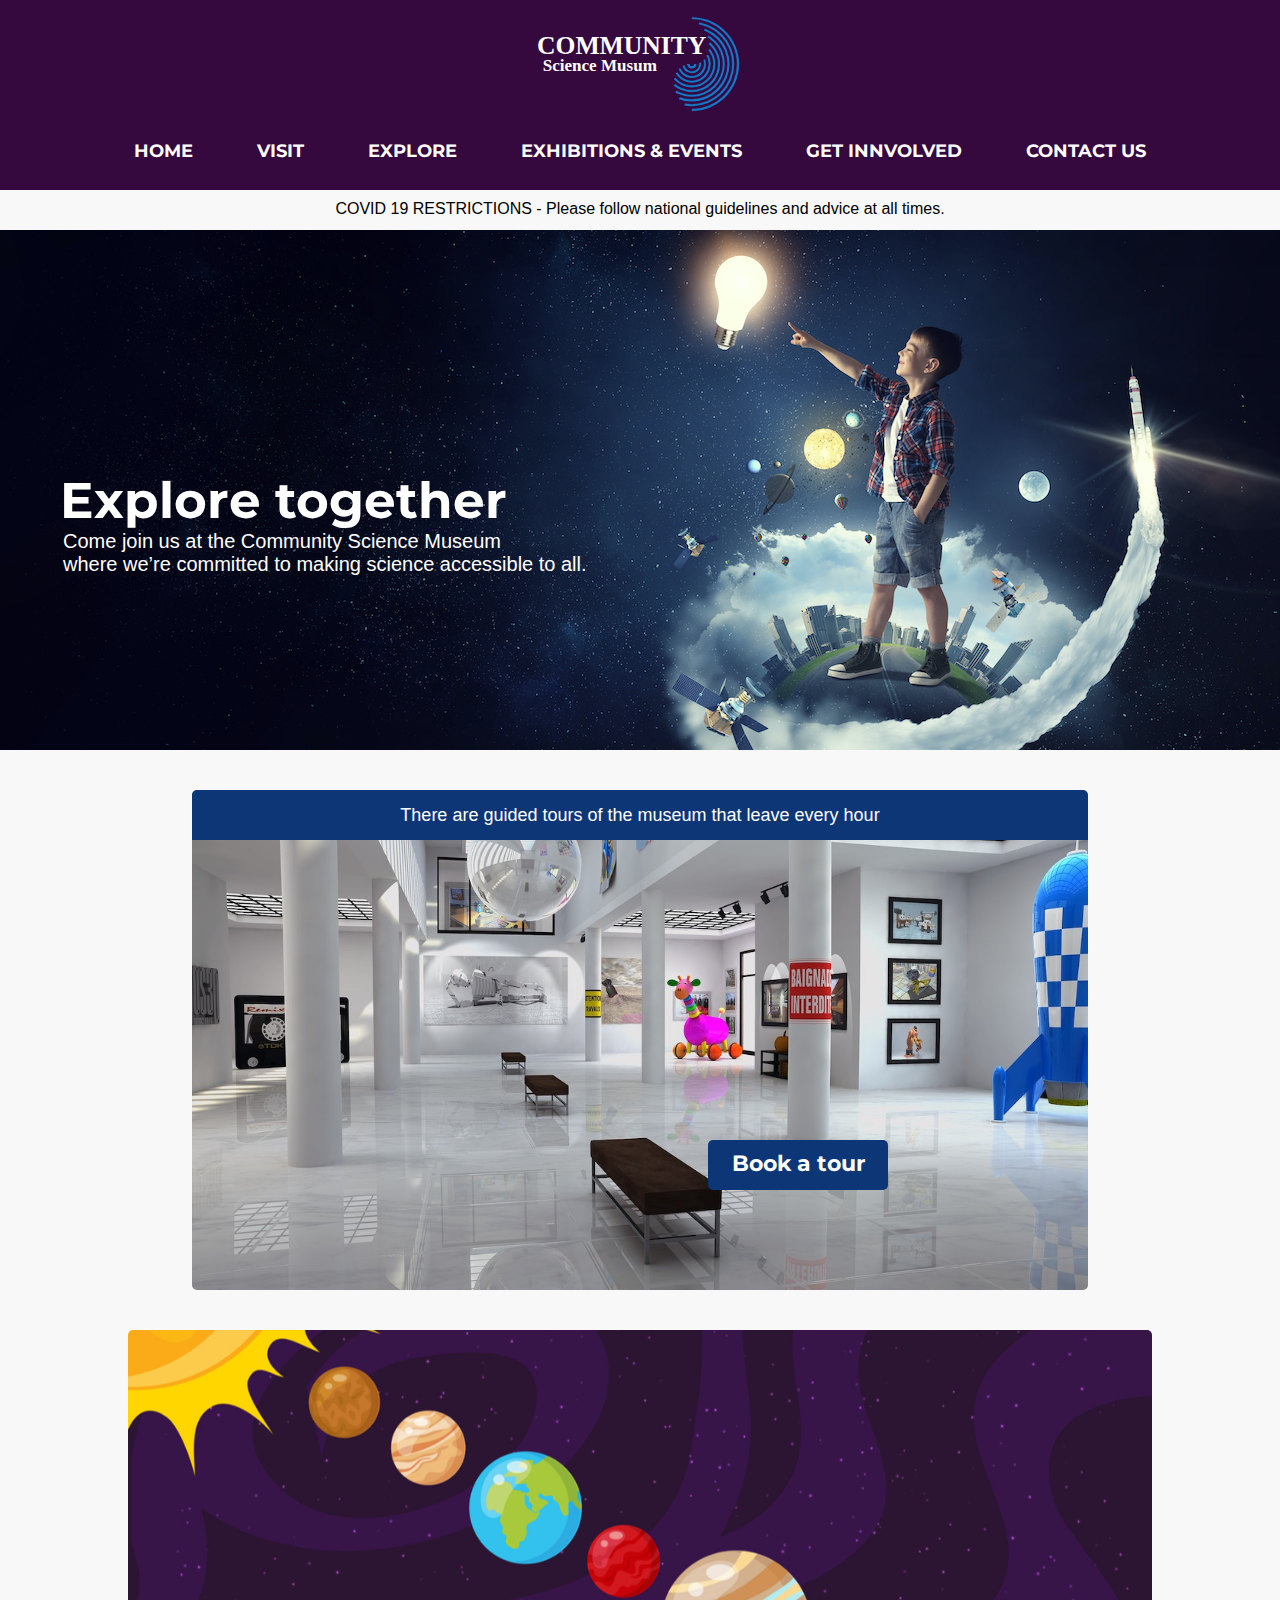
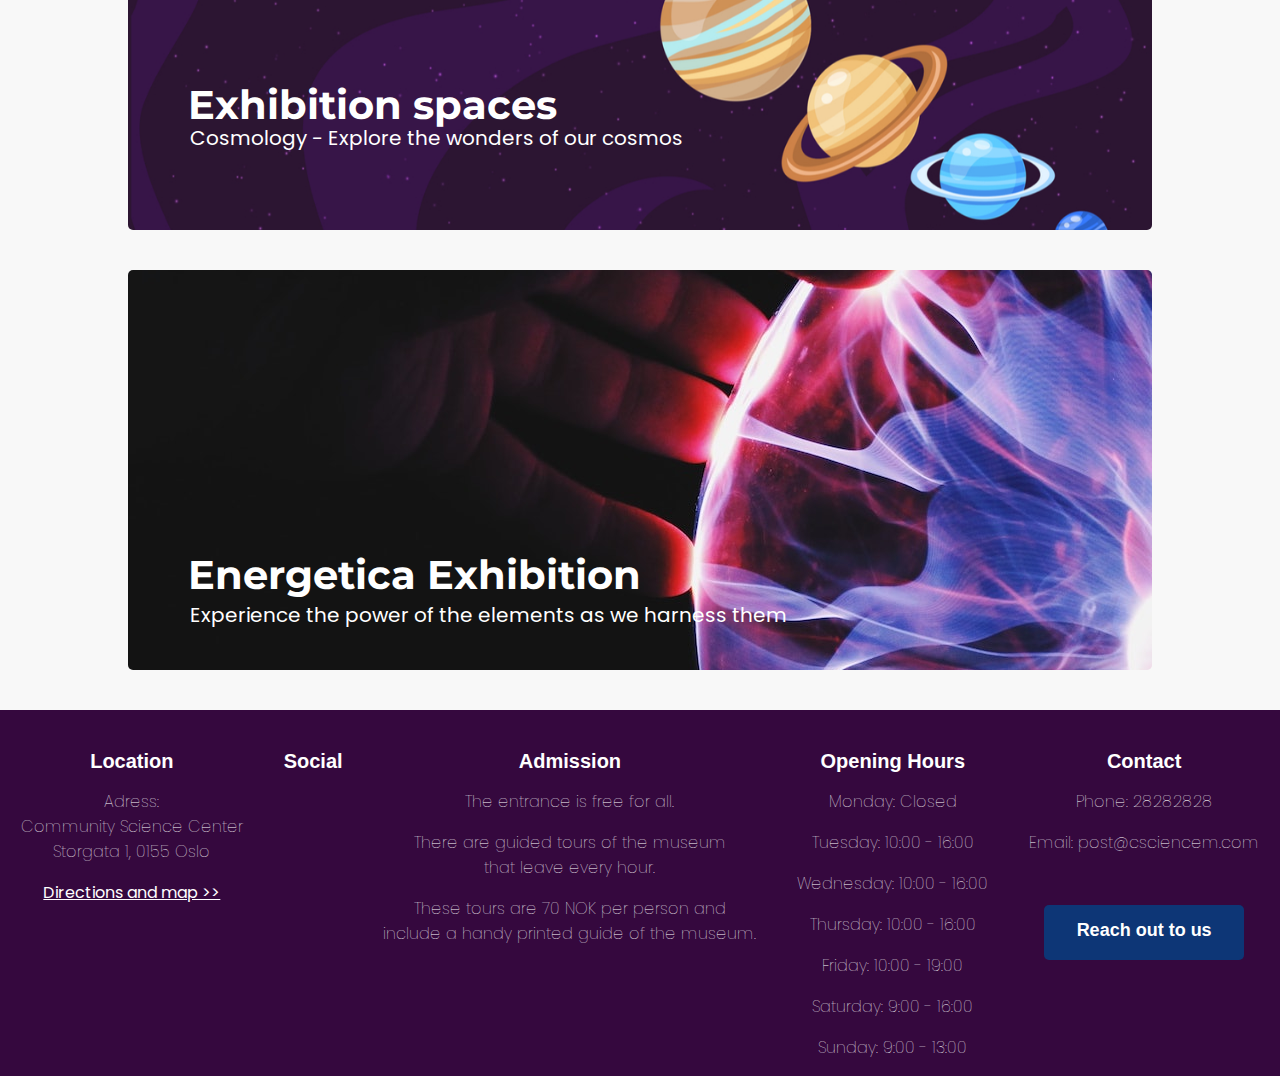
<file: index.html>
<!DOCTYPE html>
<html lang="en">
  <head>
    <meta charset="UTF-8" />
    <meta name="viewport" content="width=device-width, initial-scale=1.0" />
    <title>Community Science Museum | Official Website</title>
    <meta
      name="description"
      content="Explore the Community science museum's exhibits and attractions"
    />
    <link rel="stylesheet" href="./css/main.css" />
    <link
      rel="stylesheet"
      href="https://use.fontawesome.com/releases/v5.15.1/css/all.css"
      integrity="sha384-vp86vTRFVJgpjF9jiIGPEEqYqlDwgyBgEF109VFjmqGmIY/Y4HV4d3Gp2irVfcrp"
      crossorigin="anonymous"
    />
  </head>
  <body>
    <header>
      <div class="logo">
        <a href="/index.html"
          ><img
            src="./img/finalmuseumlogo.svg"
            alt="The Community scinence logo"
            class="logo__header"
        /></a>
      </div>
      <label class="hamburger__label" for="hamburger__menu"
        ><i class="fas fa-bars"></i
      ></label>
      <input type="checkbox" id="hamburger__menu" />
      <nav class="navigation">
        <ul class="navigation__menu">
          <li class="navigation__menu-home">
            <a class="active" href="index.html">HOME</a>
          </li>
          <li class="navigation__menu-visit"><a href="visit.html">VISIT</a></li>
          <li class="navigation__menu-explore">
            <a href="explore.html">EXPLORE</a>
          </li>
          <li class="navigation__menu-exhibition">
            <a href="exhibition.html">EXHIBITIONS & EVENTS</a>
          </li>
          <li class="navigation__menu-innvolved">
            <a href="involved.html">GET INNVOLVED</a>
          </li>
          <li class="navigation__menu-contact">
            <a href="contact.html">CONTACT US</a>
          </li>
        </ul>
      </nav>
    </header>
    <main>
      <div class="covid__banner">
        <p>
          COVID 19 RESTRICTIONS - Please follow national guidelines and advice
          at all times.
        </p>
      </div>
      <div class="hero__banner">
        <h1>Explore together</h1>
        <p>
          Come join us at the Community Science Museum <br />
          where we’re committed to making science accessible to all.
        </p>
      </div>
      <div class="tour__section">
        <div class="tour__banner">
          <h2>There are guided tours of the museum that leave every hour</h2>
        </div>
        <a href="/visit.html#booking_section" class="tour__btn">Book a tour</a>
      </div>
      <div class="exhibitons__section">
        <h3><a href="./exhibition.html">Exhibition spaces</a></h3>
        <p>Cosmology - Explore the wonders of our cosmos</p>
      </div>
      <div class="energica_banner">
        <h3>
          <a href="./exhibition.html#event__section">Energetica Exhibition</a>
        </h3>
        <p>Experience the power of the elements as we harness them</p>
      </div>
    </main>
    <footer>
      <div class="footer__location">
        <h5>Location</h5>
        <p>
          Adress: <br />
          Community Science Center <br />
          Storgata 1, 0155 Oslo
        </p>
        <a
          href="https://www.google.com/maps/place/Storgata+1,+0155+Oslo/data=!4m2!3m1!1s0x46416e62650eaaa1:0xea7ba93ca13c2210?sa=X&ved=2ahUKEwiO7O2K5pntAhXRwosKHcc8AHQQ8gEwAHoECAQQAQ"
          >Directions and map >>
        </a>
      </div>
      <div class="footer__social">
        <h5>Social</h5>
        <a href=""><i class="fab fa-facebook-square"></i></a>
        <a href=""><i class="fab fa-instagram-square"></i></a>
        <a href=""><i class="fab fa-youtube-square"></i></a>
      </div>
      <div class="footer__admission">
        <h5>Admission</h5>
        <p>The entrance is free for all.</p>
        <p>
          There are guided tours of the museum <br />
          that leave every hour.
        </p>
        <p>
          These tours are 70 NOK per person and <br />
          include a handy printed guide of the museum.
        </p>
      </div>
      <div class="footer__openinghours">
        <h5>Opening Hours</h5>
        <p>Monday: Closed</p>
        <p>Tuesday: 10:00 - 16:00</p>
        <p>Wednesday: 10:00 - 16:00</p>
        <p>Thursday: 10:00 - 16:00</p>
        <p>Friday: 10:00 - 19:00</p>
        <p>Saturday: 9:00 - 16:00</p>
        <p>Sunday: 9:00 - 13:00</p>
      </div>
      <div class="footer__contact">
        <h5>Contact</h5>
        <p>Phone: 28282828</p>
        <p>Email: post@csciencem.com</p>
        <a href="./contact.html" class="reachout__btn">Reach out to us</a>
      </div>
    </footer>
  </body>
</html>
</file>
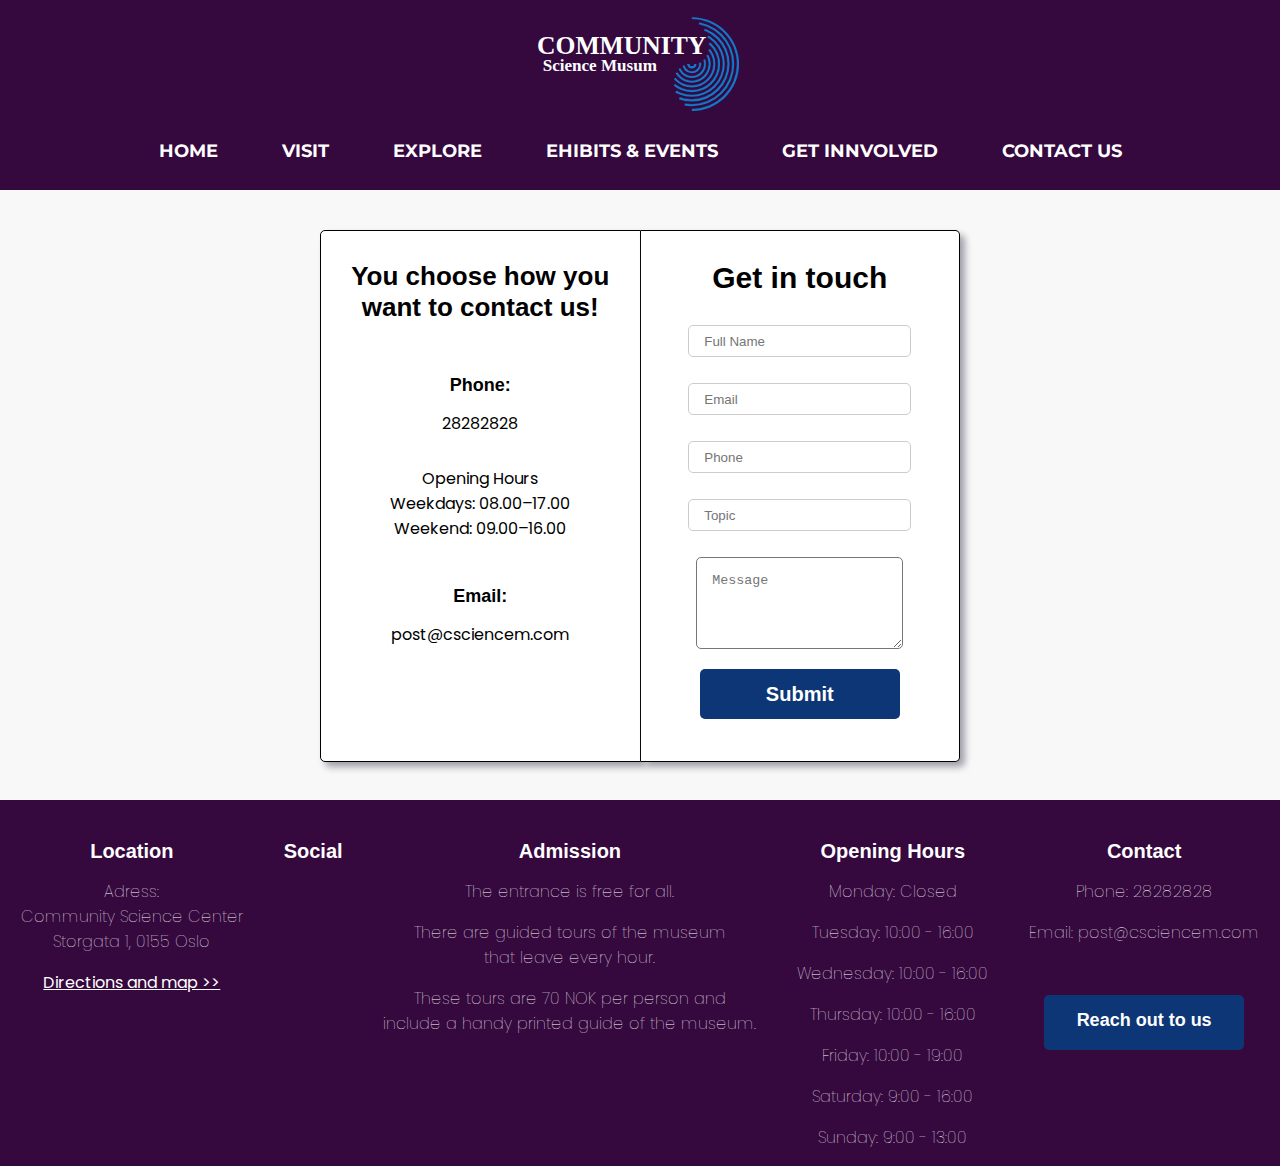
<file: contact.html>
<!DOCTYPE html>
<html lang="en">
  <head>
    <meta charset="UTF-8" />
    <meta name="viewport" content="width=device-width, initial-scale=1.0" />
    <title>Community Science Museum | Contact</title>
    <meta
      name="description"
      content="All necessary contact information to the Community science museum "
    />
    <link rel="stylesheet" href="./css/main.css" />
    <link
      rel="stylesheet"
      href="https://use.fontawesome.com/releases/v5.15.1/css/all.css"
      integrity="sha384-vp86vTRFVJgpjF9jiIGPEEqYqlDwgyBgEF109VFjmqGmIY/Y4HV4d3Gp2irVfcrp"
      crossorigin="anonymous"
    />
  </head>
  <body>
    <header>
      <div class="logo">
        <a href="/index.html"
          ><img
            src="./img/finalmuseumlogo.svg"
            alt="The Community scinence logo"
            class="logo__header"
        /></a>
      </div>
      <label class="hamburger__label" for="hamburger__menu"
        ><i class="fas fa-bars"></i
      ></label>
      <input type="checkbox" id="hamburger__menu" />
      <nav class="navigation">
        <ul class="navigation__menu">
          <li class="navigation__menu-home"><a href="index.html">HOME</a></li>
          <li class="navigation__menu-visit"><a href="visit.html">VISIT</a></li>
          <li class="navigation__menu-explore">
            <a href="explore.html">EXPLORE</a>
          </li>
          <li class="navigation__menu-exhibition">
            <a href="exhibition.html">EHIBITS & EVENTS</a>
          </li>
          <li class="navigation__menu-innvolved">
            <a href="involved.html">GET INNVOLVED</a>
          </li>
          <li class="navigation__menu-contact">
            <a class="active" href="contact.html">CONTACT US</a>
          </li>
        </ul>
      </nav>
    </header>
    <main>
      <div class="contact__main">
        <div class="contactinfo__container">
          <h2>
            You choose how you <br />
            want to contact us!
          </h2>
          <h4>Phone:</h4>
          <p>28282828</p>
          <p>
            Opening Hours <br />
            Weekdays: 08.00–17.00 <br />
            Weekend: 09.00–16.00
          </p>
          <h4>Email:</h4>
          <p>post@csciencem.com</p>
        </div>
        <div class="contact__container">
          <h1>Get in touch <i class="far fa-envelope"></i></h1>
          <form>
            <input
              type="text"
              id="fname"
              name="Fullname"
              placeholder="Full Name"
            />
            <input type="text" id="email" name="email" placeholder="Email" />
            <input type="text" id="phone" name="phone" placeholder="Phone" />
            <input type="text" id="topic" name="topic" placeholder="Topic" />
            <textarea
              name="message"
              id="message"
              type="text"
              cols="18"
              rows="10"
              placeholder="Message"
            ></textarea>
            <button class="submit__btn">Submit</button>
          </form>
        </div>
      </div>
    </main>
    <footer>
      <div class="footer__location">
        <h5>Location</h5>
        <p>
          Adress: <br />
          Community Science Center <br />
          Storgata 1, 0155 Oslo
        </p>
        <a
          href="https://www.google.com/maps/place/Storgata+1,+0155+Oslo/data=!4m2!3m1!1s0x46416e62650eaaa1:0xea7ba93ca13c2210?sa=X&ved=2ahUKEwiO7O2K5pntAhXRwosKHcc8AHQQ8gEwAHoECAQQAQ"
          >Directions and map >>
        </a>
      </div>
      <div class="footer__social">
        <h5>Social</h5>
        <a href=""><i class="fab fa-facebook-square"></i></a>
        <a href=""><i class="fab fa-instagram-square"></i></a>
        <a href=""><i class="fab fa-youtube-square"></i></a>
      </div>
      <div class="footer__admission">
        <h5>Admission</h5>
        <p>The entrance is free for all.</p>
        <p>
          There are guided tours of the museum <br />
          that leave every hour.
        </p>
        <p>
          These tours are 70 NOK per person and <br />
          include a handy printed guide of the museum.
        </p>
      </div>
      <div class="footer__openinghours">
        <h5>Opening Hours</h5>
        <p>Monday: Closed</p>
        <p>Tuesday: 10:00 - 16:00</p>
        <p>Wednesday: 10:00 - 16:00</p>
        <p>Thursday: 10:00 - 16:00</p>
        <p>Friday: 10:00 - 19:00</p>
        <p>Saturday: 9:00 - 16:00</p>
        <p>Sunday: 9:00 - 13:00</p>
      </div>
      <div class="footer__contact">
        <h5>Contact</h5>
        <p>Phone: 28282828</p>
        <p>Email: post@csciencem.com</p>
        <a href="./contact.html" class="reachout__btn">Reach out to us</a>
      </div>
    </footer>
  </body>
</html>
</file>
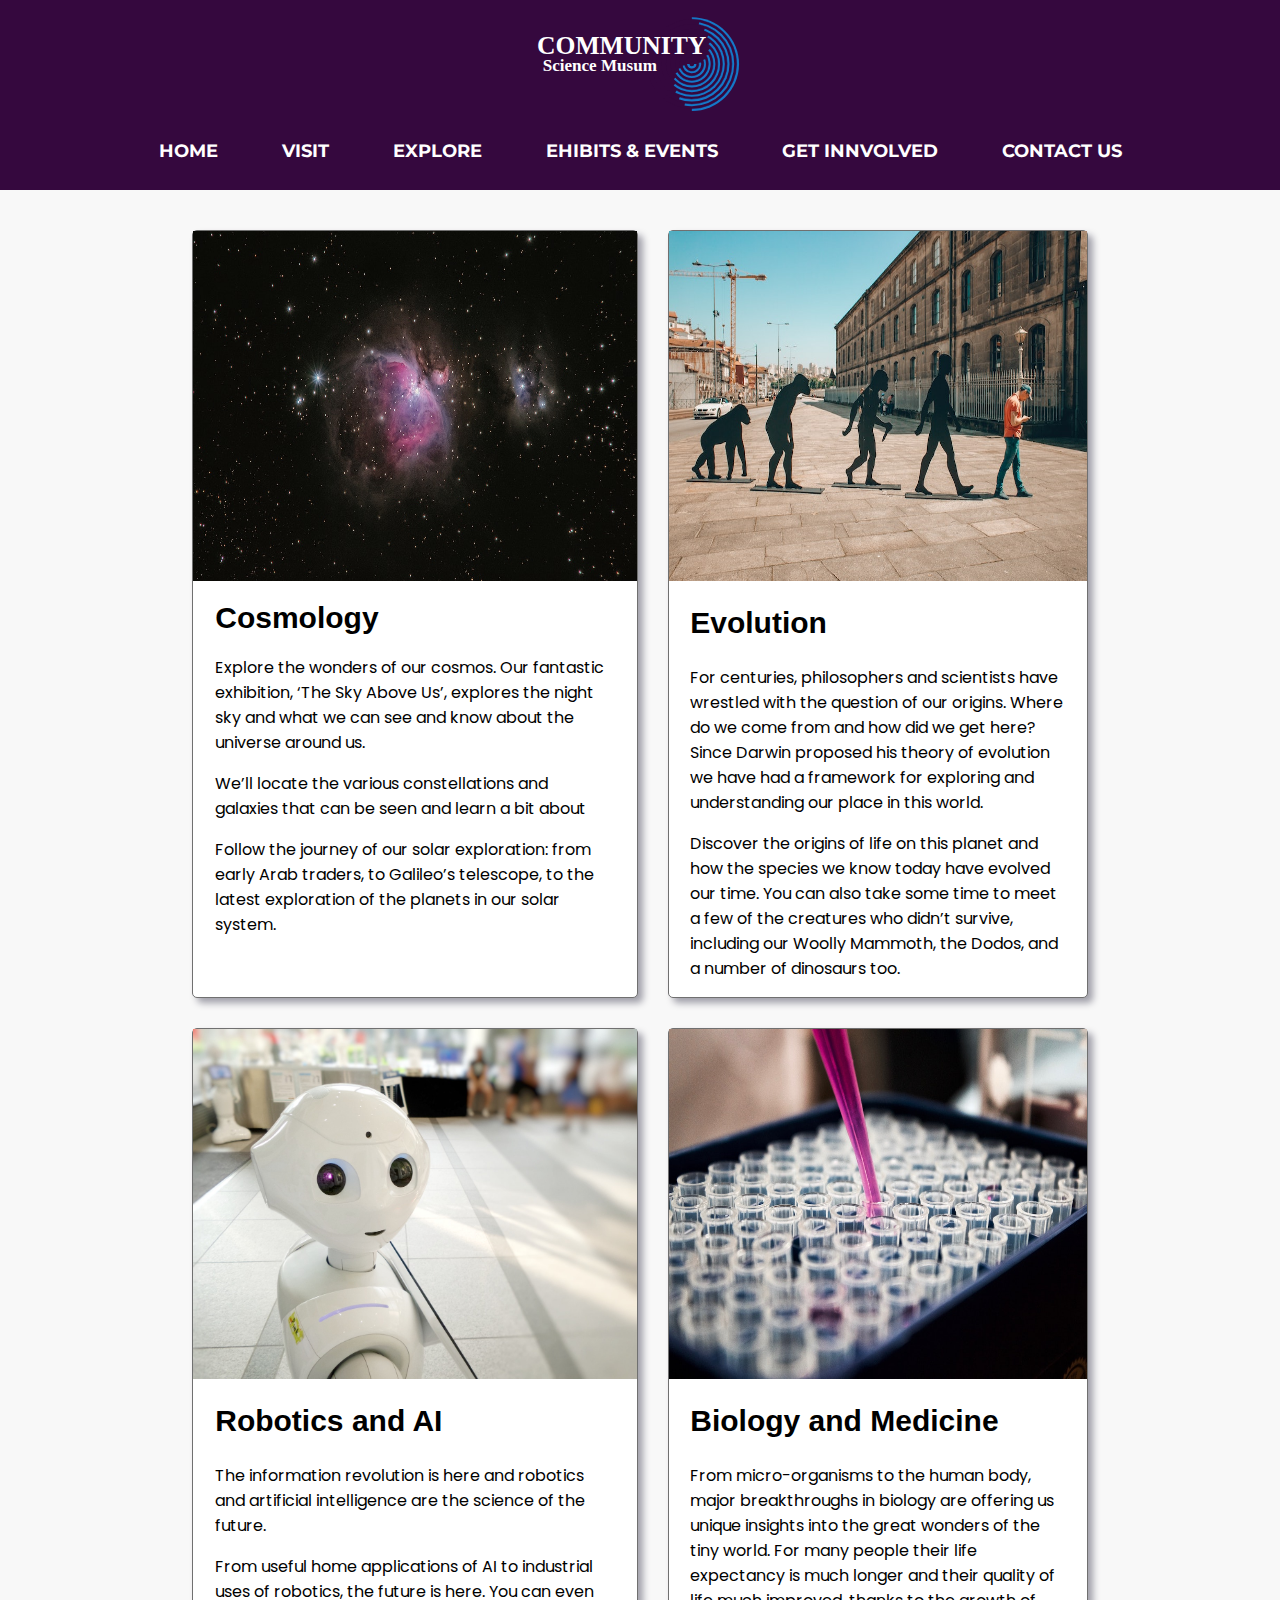
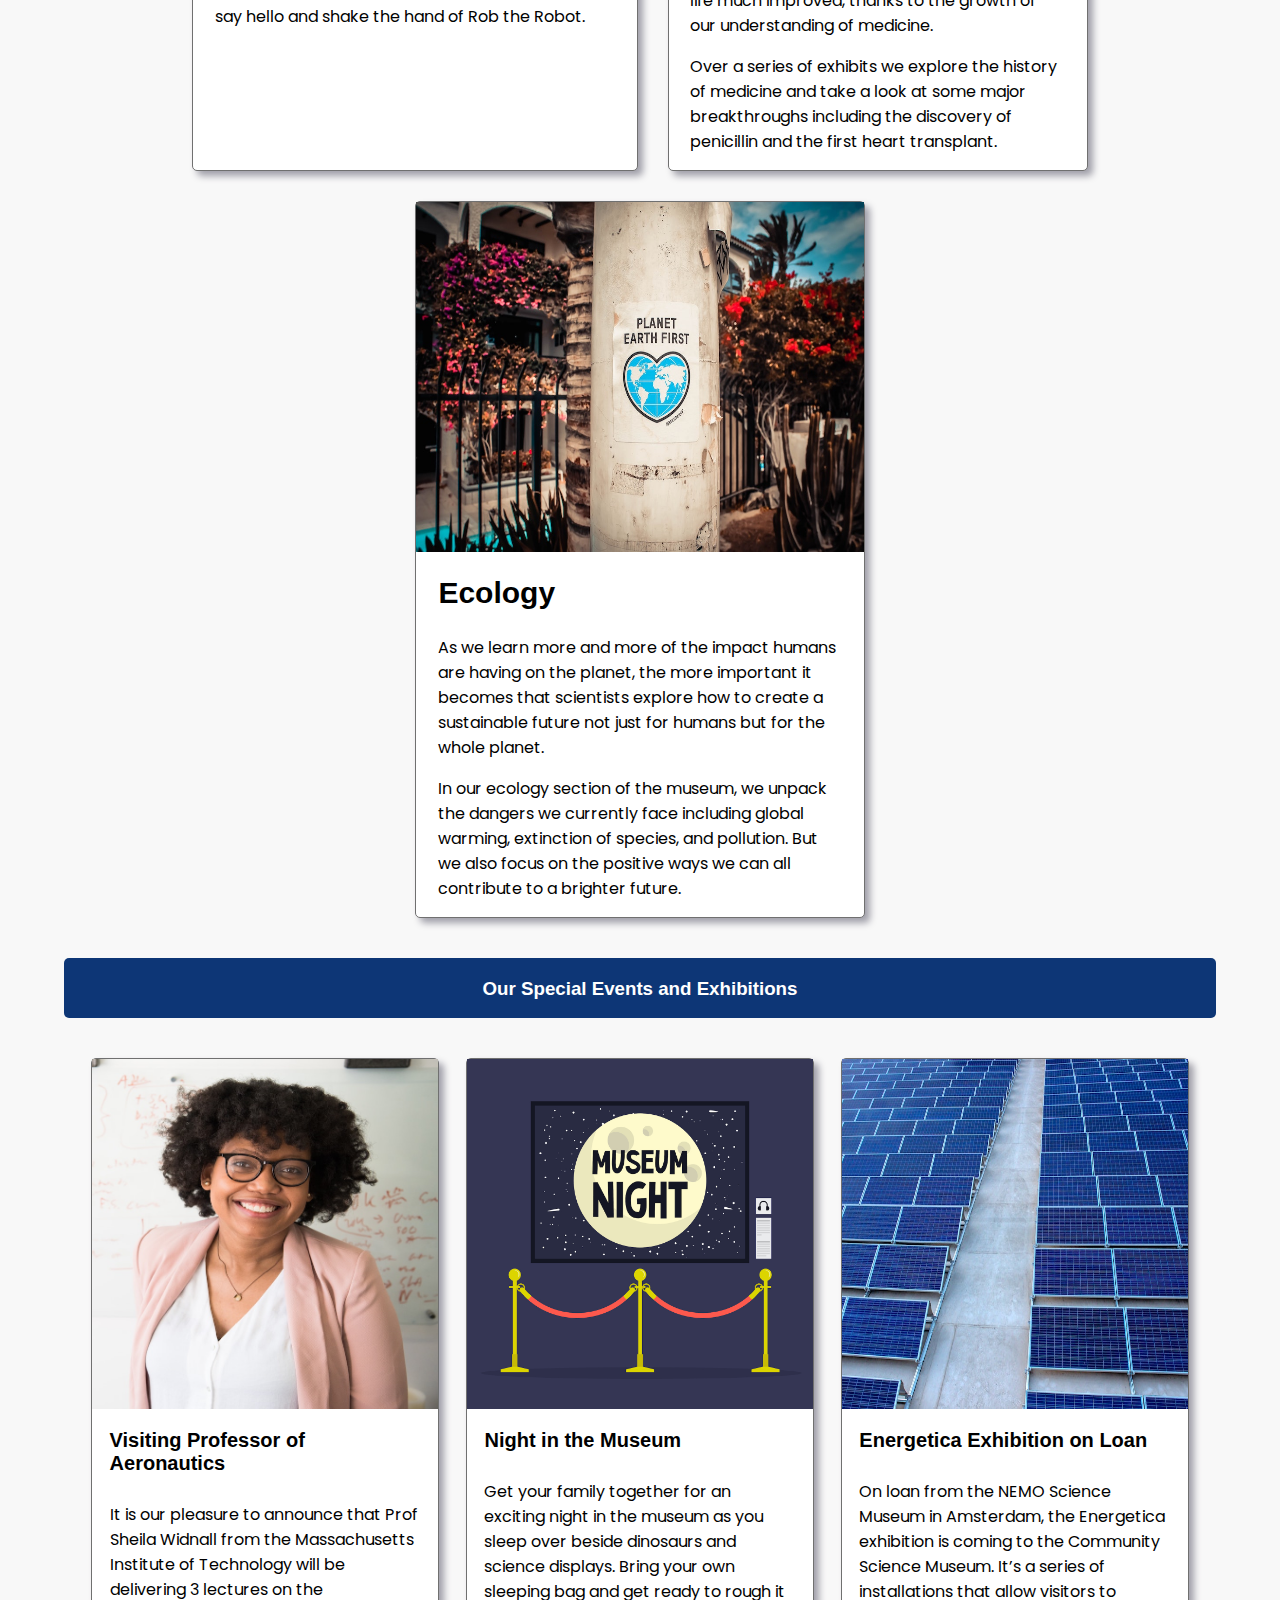
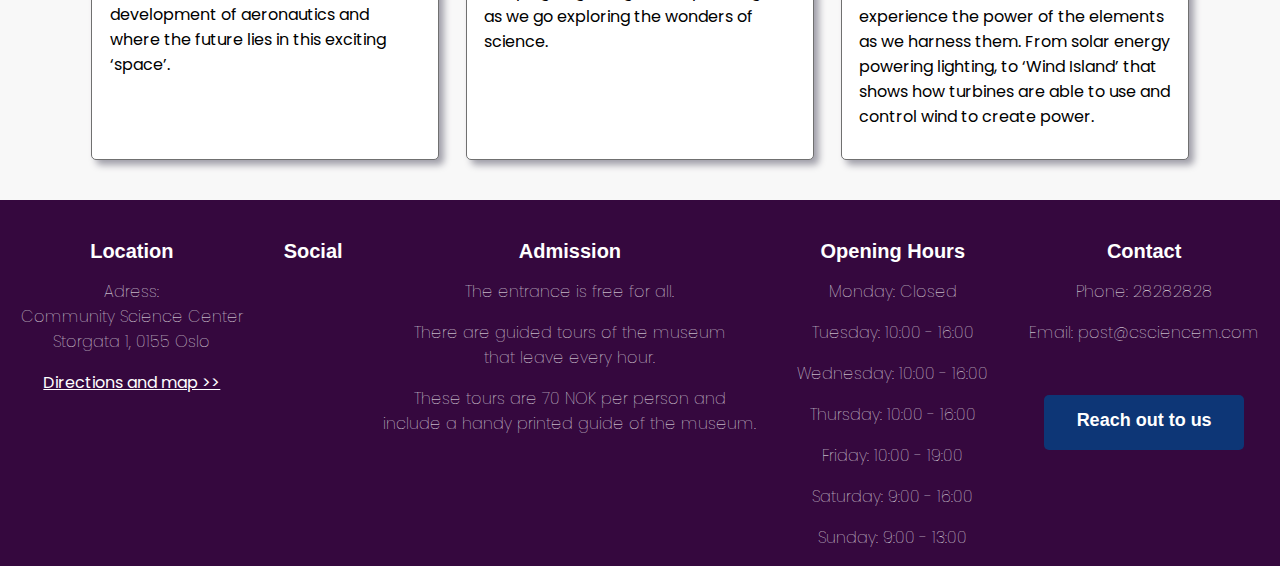
<file: exhibition.html>
<!DOCTYPE html>
<html lang="en">
  <head>
    <meta charset="UTF-8" />
    <meta name="viewport" content="width=device-width, initial-scale=1.0" />
    <title>Community Science Museum | Exhibitions & Events</title>
    <meta
      name="description"
      content="Come on down to the Community science museum and experience all of our exhibitions and special events"
    />
    <link rel="stylesheet" href="./css/main.css" />
    <link
      rel="stylesheet"
      href="https://use.fontawesome.com/releases/v5.15.1/css/all.css"
      integrity="sha384-vp86vTRFVJgpjF9jiIGPEEqYqlDwgyBgEF109VFjmqGmIY/Y4HV4d3Gp2irVfcrp"
      crossorigin="anonymous"
    />
  </head>
  <body>
    <header>
      <div class="logo">
        <a href="/index.html"
          ><img
            src="./img/finalmuseumlogo.svg"
            alt="The Community scinence logo"
            class="logo__header"
        /></a>
      </div>
      <label class="hamburger__label" for="hamburger__menu"
        ><i class="fas fa-bars"></i
      ></label>
      <input type="checkbox" id="hamburger__menu" />
      <nav class="navigation">
        <ul class="navigation__menu">
          <li class="navigation__menu-home"><a href="index.html">HOME</a></li>
          <li class="navigation__menu-visit"><a href="visit.html">VISIT</a></li>
          <li class="navigation__menu-explore">
            <a href="explore.html">EXPLORE</a>
          </li>
          <li class="navigation__menu-exhibition">
            <a class="active" href="exhibition.html">EHIBITS & EVENTS</a>
          </li>
          <li class="navigation__menu-innvolved">
            <a href="involved.html">GET INNVOLVED</a>
          </li>
          <li class="navigation__menu-contact">
            <a href="contact.html">CONTACT US</a>
          </li>
        </ul>
      </nav>
    </header>
    <main>
      <div class="exhib__container">
        <div class="cosmology__box">
          <div class="cosmology__img-container">
            <img
              src="./img/cosmologyimg.jpg"
              alt="galaxy in purple"
              class="cosmology__img"
            />
          </div>
          <div class="cosmology__text">
            <h1>Cosmology</h1>
            <p>
              Explore the wonders of our cosmos. Our fantastic exhibition, ‘The
              Sky Above Us’, explores the night sky and what we can see and know
              about the universe around us.
            </p>
            <p>
              We’ll locate the various constellations and galaxies that can be
              seen and learn a bit about
            </p>
            <p>
              Follow the journey of our solar exploration: from early Arab
              traders, to Galileo’s telescope, to the latest exploration of the
              planets in our solar system.
            </p>
          </div>
        </div>
        <div class="evolution__box">
          <div class="evolution__img-container">
            <img
              src="./img/evolutionimg.jpg"
              alt="moneystatues and a man ilustrating the evolution"
              class="evolution__img"
            />
          </div>
          <div class="evolotuion__text">
            <h2>Evolution</h2>
            <p>
              For centuries, philosophers and scientists have wrestled with the
              question of our origins. Where do we come from and how did we get
              here? Since Darwin proposed his theory of evolution we have had a
              framework for exploring and understanding our place in this world.
            </p>
            <p>
              Discover the origins of life on this planet and how the species we
              know today have evolved our time. You can also take some time to
              meet a few of the creatures who didn’t survive, including our
              Woolly Mammoth, the Dodos, and a number of dinosaurs too.
            </p>
          </div>
        </div>
        <div class="robotics__box">
          <div class="robotics__img-container">
            <img
              src="./img/roboticsimg.jpg"
              alt="a white robot smileying at the camera"
              class="robotics__img"
            />
          </div>
          <div class="robotics__text">
            <h2>Robotics and AI</h2>
            <p>
              The information revolution is here and robotics and artificial
              intelligence are the science of the future.
            </p>
            <p>
              From useful home applications of AI to industrial uses of
              robotics, the future is here. You can even say hello and shake the
              hand of Rob the Robot.
            </p>
          </div>
        </div>
        <div class="biology__box">
          <div class="biology__img-container">
            <img
              src="./img/biologyimg.jpg"
              alt="test tubes in lab rack"
              class="biology__img"
            />
          </div>
          <div class="biology__text">
            <h2>Biology and Medicine</h2>
            <p>
              From micro-organisms to the human body, major breakthroughs in
              biology are offering us unique insights into the great wonders of
              the tiny world. For many people their life expectancy is much
              longer and their quality of life much improved, thanks to the
              growth of our understanding of medicine.
            </p>
            <p>
              Over a series of exhibits we explore the history of medicine and
              take a look at some major breakthroughs including the discovery of
              penicillin and the first heart transplant.
            </p>
          </div>
        </div>
        <div class="ecology__box">
          <div class="ecology__img-container">
            <img
              src="./img/ecology__img.jpg"
              alt="sticker of our planet in a heart shape"
              class="ecology__img"
            />
          </div>
          <div class="ecology__text">
            <h2>Ecology</h2>
            <p>
              As we learn more and more of the impact humans are having on the
              planet, the more important it becomes that scientists explore how
              to create a sustainable future not just for humans but for the
              whole planet.
            </p>
            <p>
              In our ecology section of the museum, we unpack the dangers we
              currently face including global warming, extinction of species,
              and pollution. But we also focus on the positive ways we can all
              contribute to a brighter future.
            </p>
          </div>
        </div>
      </div>
      <div class="event__banner" id="event__section">
        <h3>Our Special Events and Exhibitions</h3>
      </div>
      <div class="event__container">
        <div class="aeronautics__box">
          <div class="aeronautics__img-containger">
            <img
              src="./img/Aeronauticsimg.jpg"
              alt="female Professor of Aeronautics"
              class="aeronautics__img"
            />
          </div>
          <div class="aeronautics__text">
            <h4>Visiting Professor of Aeronautics</h4>
            <p>
              It is our pleasure to announce that Prof Sheila Widnall from the
              Massachusetts Institute of Technology will be delivering 3
              lectures on the development of aeronautics and where the future
              lies in this exciting ‘space’.
            </p>
          </div>
        </div>
        <div class="nightmuseum__box">
          <div class="nightmuseum__img-container">
            <img
              src="./img/nightmuseum.jpeg"
              alt="elephant statue inside the museum at night"
              class="nightmuseum__img"
            />
          </div>
          <div class="nightmuseum__text">
            <h4>Night in the Museum</h4>
            <p>
              Get your family together for an exciting night in the museum as
              you sleep over beside dinosaurs and science displays. Bring your
              own sleeping bag and get ready to rough it as we go exploring the
              wonders of science.
            </p>
          </div>
        </div>
        <div class="energica__box">
          <div class="energica__img-container">
            <img
              src="./img/energicaimg.jpg"
              alt="solar panels lined up"
              class="energica__img"
            />
          </div>
          <div class="energica__text">
            <h4>Energetica Exhibition on Loan</h4>
            <p>
              On loan from the NEMO Science Museum in Amsterdam, the Energetica
              exhibition is coming to the Community Science Museum. It’s a
              series of installations that allow visitors to experience the
              power of the elements as we harness them. From solar energy
              powering lighting, to ‘Wind Island’ that shows how turbines are
              able to use and control wind to create power.
            </p>
          </div>
        </div>
      </div>
    </main>
    <footer>
      <div class="footer__location">
        <h5>Location</h5>
        <p>
          Adress: <br />
          Community Science Center <br />
          Storgata 1, 0155 Oslo
        </p>
        <a
          href="https://www.google.com/maps/place/Storgata+1,+0155+Oslo/data=!4m2!3m1!1s0x46416e62650eaaa1:0xea7ba93ca13c2210?sa=X&ved=2ahUKEwiO7O2K5pntAhXRwosKHcc8AHQQ8gEwAHoECAQQAQ"
          >Directions and map >>
        </a>
      </div>
      <div class="footer__social">
        <h5>Social</h5>
        <a href=""><i class="fab fa-facebook-square"></i></a>
        <a href=""><i class="fab fa-instagram-square"></i></a>
        <a href=""><i class="fab fa-youtube-square"></i></a>
      </div>
      <div class="footer__admission">
        <h5>Admission</h5>
        <p>The entrance is free for all.</p>
        <p>
          There are guided tours of the museum <br />
          that leave every hour.
        </p>
        <p>
          These tours are 70 NOK per person and <br />
          include a handy printed guide of the museum.
        </p>
      </div>
      <div class="footer__openinghours">
        <h5>Opening Hours</h5>
        <p>Monday: Closed</p>
        <p>Tuesday: 10:00 - 16:00</p>
        <p>Wednesday: 10:00 - 16:00</p>
        <p>Thursday: 10:00 - 16:00</p>
        <p>Friday: 10:00 - 19:00</p>
        <p>Saturday: 9:00 - 16:00</p>
        <p>Sunday: 9:00 - 13:00</p>
      </div>
      <div class="footer__contact">
        <h5>Contact</h5>
        <p>Phone: 28282828</p>
        <p>Email: post@csciencem.com</p>
        <a href="./contact.html" class="reachout__btn">Reach out to us</a>
      </div>
    </footer>
  </body>
</html>
</file>
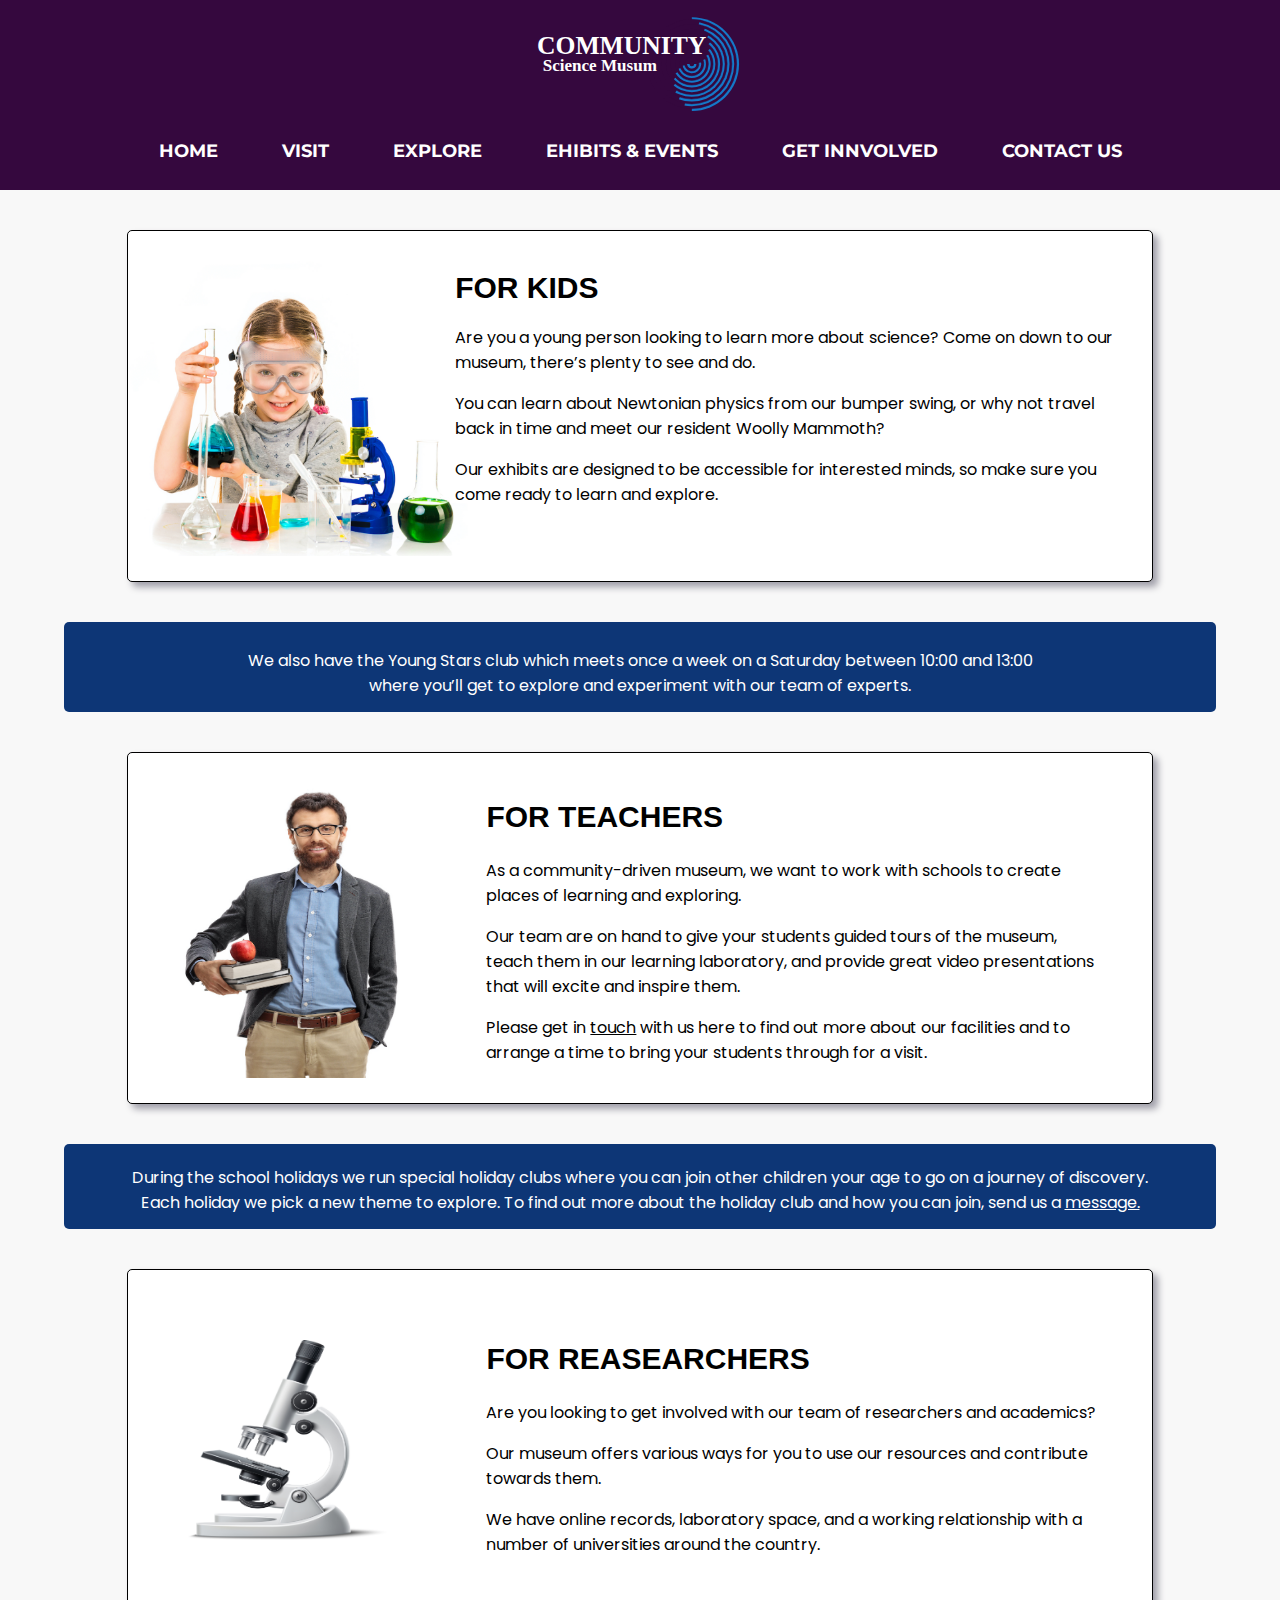
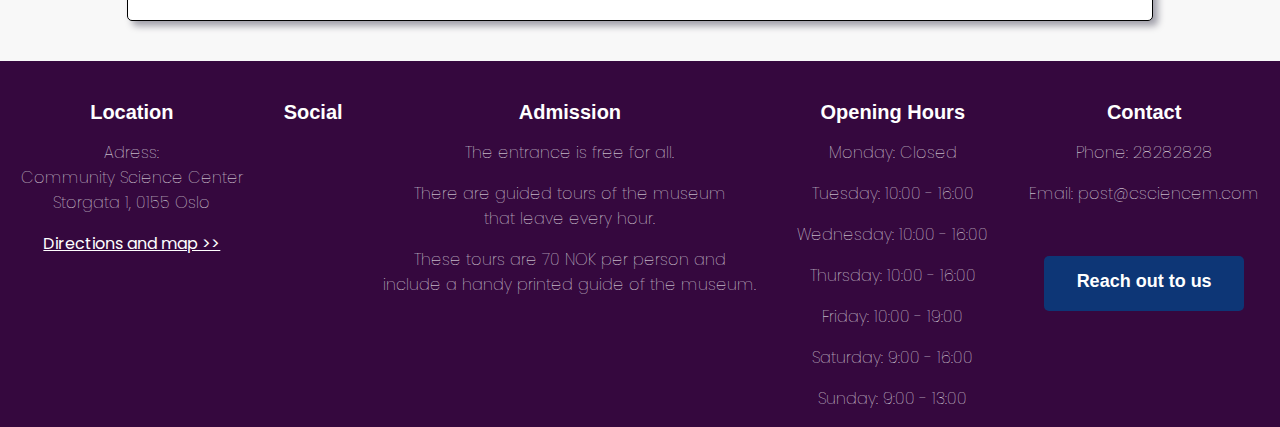
<file: explore.html>
<!DOCTYPE html>
<html lang="en">
  <head>
    <meta charset="UTF-8" />
    <meta name="viewport" content="width=device-width, initial-scale=1.0" />
    <title>Community Science Museum | Explore</title>
    <meta
      name="description"
      content="We offer a lot for student, teachers and researchers. Experience our star- and holiday club for the youngsters"
    />
    <link rel="stylesheet" href="./css/main.css" />
    <link
      rel="stylesheet"
      href="https://use.fontawesome.com/releases/v5.15.1/css/all.css"
      integrity="sha384-vp86vTRFVJgpjF9jiIGPEEqYqlDwgyBgEF109VFjmqGmIY/Y4HV4d3Gp2irVfcrp"
      crossorigin="anonymous"
    />
  </head>
  <body>
    <header>
      <div class="logo">
        <a href="/index.html"
          ><img
            src="./img/finalmuseumlogo.svg"
            alt="The Community scinence logo"
            class="logo__header"
        /></a>
      </div>
      <label class="hamburger__label" for="hamburger__menu"
        ><i class="fas fa-bars"></i
      ></label>
      <input type="checkbox" id="hamburger__menu" />
      <nav class="navigation">
        <ul class="navigation__menu">
          <li class="navigation__menu-home"><a href="index.html">HOME</a></li>
          <li class="navigation__menu-visit"><a href="visit.html">VISIT</a></li>
          <li class="navigation__menu-explore">
            <a class="active" href="explore.html">EXPLORE</a>
          </li>
          <li class="navigation__menu-exhibition">
            <a href="exhibition.html">EHIBITS & EVENTS</a>
          </li>
          <li class="navigation__menu-innvolved">
            <a href="involved.html">GET INNVOLVED</a>
          </li>
          <li class="navigation__menu-contact">
            <a href="contact.html">CONTACT US</a>
          </li>
        </ul>
      </nav>
    </header>
    <main>
      <div class="kids__container">
        <div class="kids__img-container">
          <img
            src="./img/kids1img.jpg"
            alt="two animated kids looking happy"
            class="kids__img"
          />
        </div>
        <div class="kids__text">
          <h1>FOR KIDS</h1>
          <p>
            Are you a young person looking to learn more about science? Come on
            down to our museum, there’s plenty to see and do.
          </p>
          <p>
            You can learn about Newtonian physics from our bumper swing, or why
            not travel back in time and meet our resident Woolly Mammoth?
          </p>
          <p>
            Our exhibits are designed to be accessible for interested minds, so
            make sure you come ready to learn and explore.
          </p>
        </div>
      </div>
      <div class="youngstars__banner">
        <p>
          We also have the Young Stars club which meets once a week on a
          Saturday between 10:00 and 13:00 <br />
          where you’ll get to explore and experiment with our team of experts.
        </p>
      </div>
      <div class="teacher__container">
        <div class="teacher__img-container">
          <img
            src="./img/techer1img.jpeg"
            alt="animated teacher smiling"
            class="teacher__img"
          />
        </div>
        <div class="teacher__text">
          <h2>FOR TEACHERS</h2>
          <p>
            As a community-driven museum, we want to work with schools to create
            places of learning and exploring.
          </p>
          <p>
            Our team are on hand to give your students guided tours of the
            museum, teach them in our learning laboratory, and provide great
            video presentations that will excite and inspire them.
          </p>
          <p>
            Please get in <a href="./contact.html">touch</a> with us here to
            find out more about our facilities and to arrange a time to bring
            your students through for a visit.
          </p>
        </div>
      </div>
      <div class="holidayclub__banner">
        <p>
          During the school holidays we run special holiday clubs where you can
          join other children your age to go on a journey of discovery. <br />
          Each holiday we pick a new theme to explore. To find out more about
          the holiday club and how you can join, send us a
          <a href="./contact.html">message.</a>
        </p>
      </div>
      <div class="researcher__container">
        <div class="researcher__img-container">
          <img
            src="./img/microscope.jpeg"
            alt="animted professor looking happy"
            class="researcher__img"
          />
        </div>
        <div class="researcher__text">
          <h2>FOR REASEARCHERS</h2>
          <p>
            Are you looking to get involved with our team of researchers and
            academics?
          </p>
          <p>
            Our museum offers various ways for you to use our resources and
            contribute towards them.
          </p>
          <p>
            We have online records, laboratory space, and a working relationship
            with a number of universities around the country.
          </p>
        </div>
      </div>
    </main>
    <footer>
      <div class="footer__location">
        <h5>Location</h5>
        <p>
          Adress: <br />
          Community Science Center <br />
          Storgata 1, 0155 Oslo
        </p>
        <a
          href="https://www.google.com/maps/place/Storgata+1,+0155+Oslo/data=!4m2!3m1!1s0x46416e62650eaaa1:0xea7ba93ca13c2210?sa=X&ved=2ahUKEwiO7O2K5pntAhXRwosKHcc8AHQQ8gEwAHoECAQQAQ"
          >Directions and map >>
        </a>
      </div>
      <div class="footer__social">
        <h5>Social</h5>
        <a href=""><i class="fab fa-facebook-square"></i></a>
        <a href=""><i class="fab fa-instagram-square"></i></a>
        <a href=""><i class="fab fa-youtube-square"></i></a>
      </div>
      <div class="footer__admission">
        <h5>Admission</h5>
        <p>The entrance is free for all.</p>
        <p>
          There are guided tours of the museum <br />
          that leave every hour.
        </p>
        <p>
          These tours are 70 NOK per person and <br />
          include a handy printed guide of the museum.
        </p>
      </div>
      <div class="footer__openinghours">
        <h5>Opening Hours</h5>
        <p>Monday: Closed</p>
        <p>Tuesday: 10:00 - 16:00</p>
        <p>Wednesday: 10:00 - 16:00</p>
        <p>Thursday: 10:00 - 16:00</p>
        <p>Friday: 10:00 - 19:00</p>
        <p>Saturday: 9:00 - 16:00</p>
        <p>Sunday: 9:00 - 13:00</p>
      </div>
      <div class="footer__contact">
        <h5>Contact</h5>
        <p>Phone: 28282828</p>
        <p>Email: post@csciencem.com</p>
        <a href="./contact.html" class="reachout__btn">Reach out to us</a>
      </div>
    </footer>
  </body>
</html>
</file>
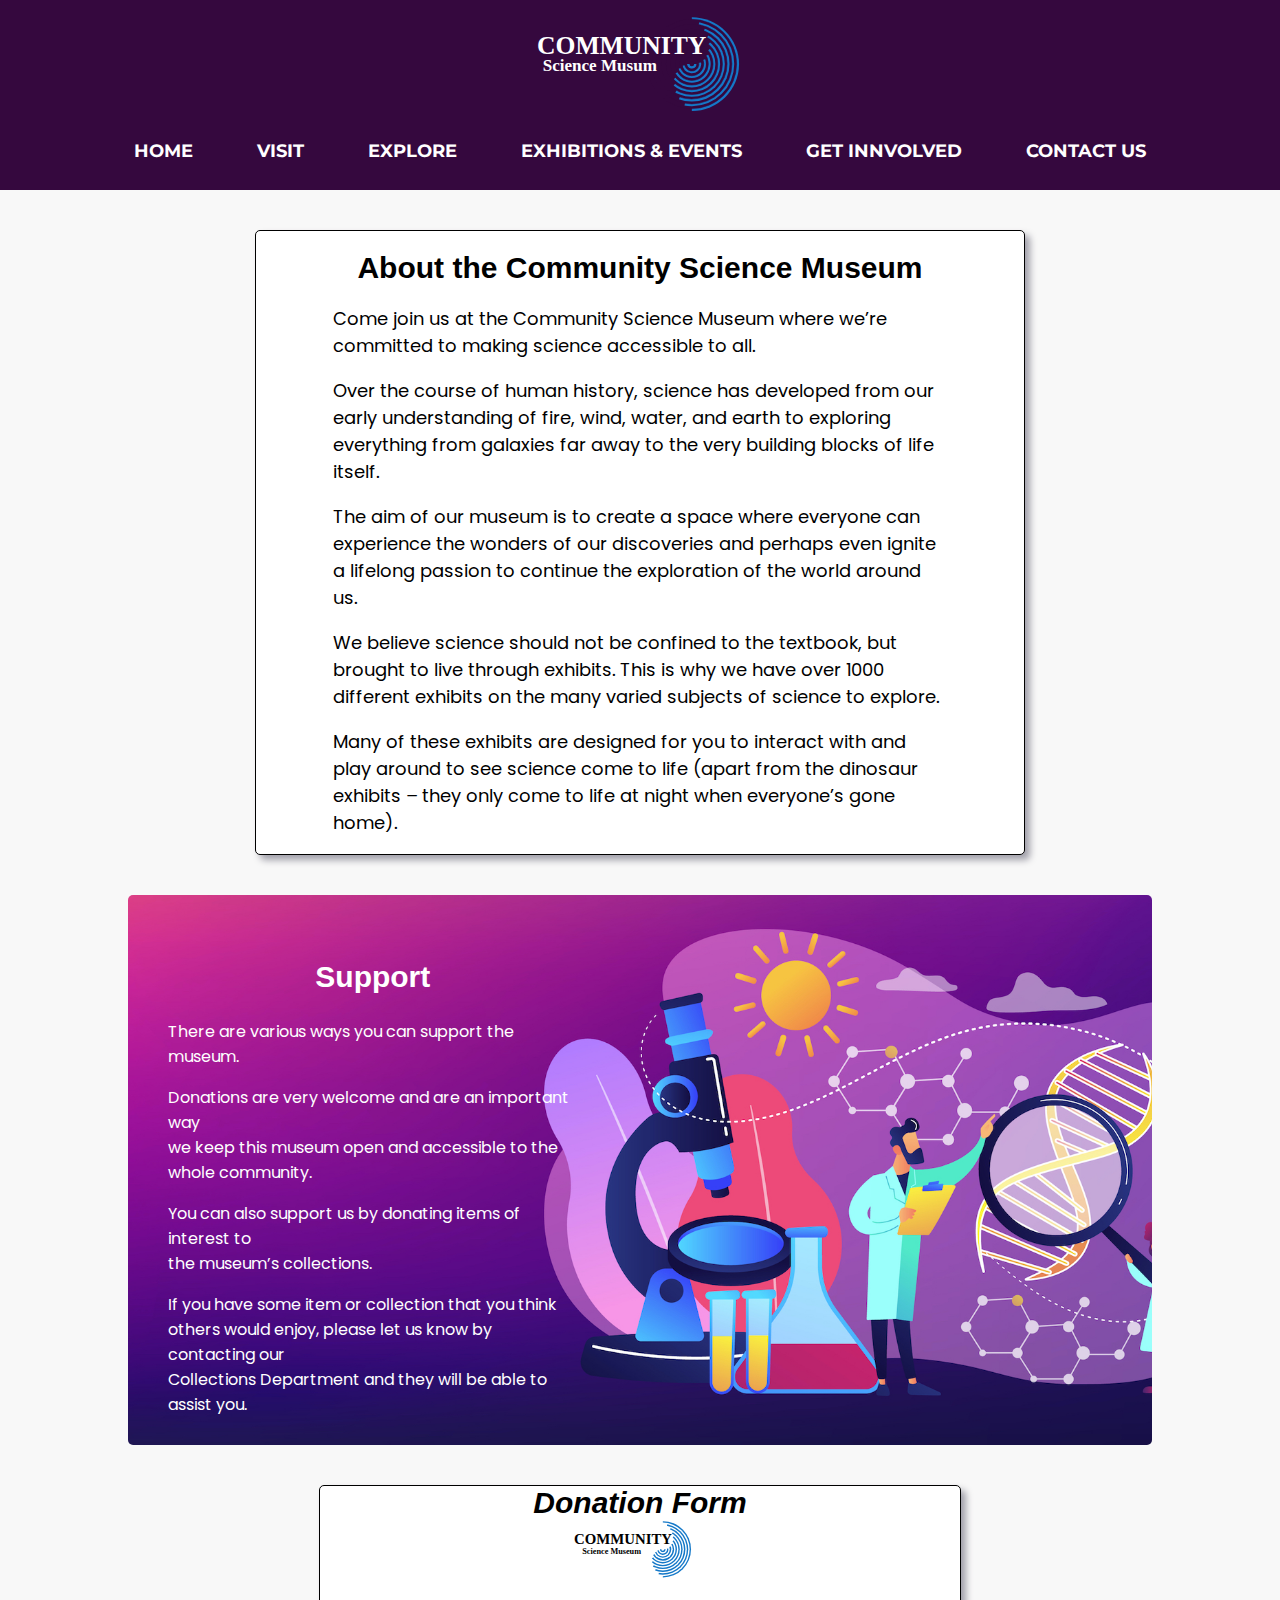
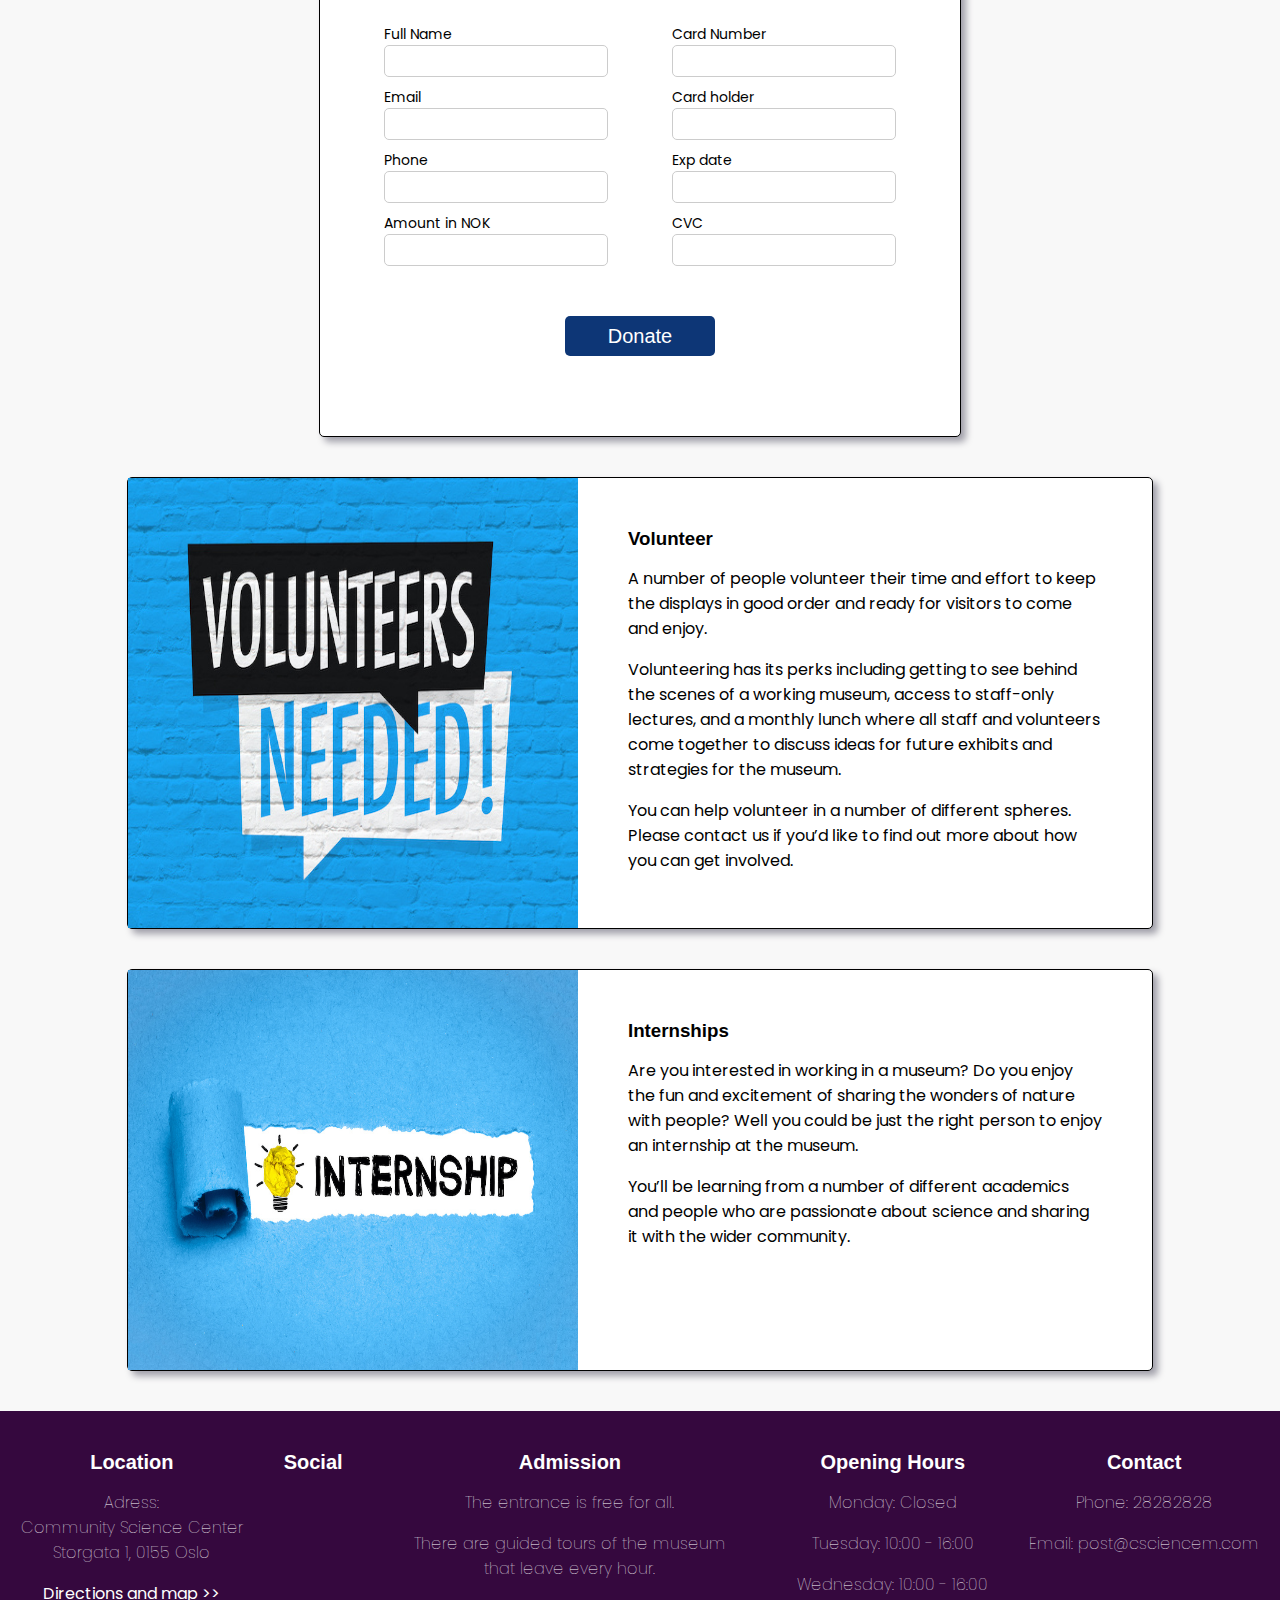
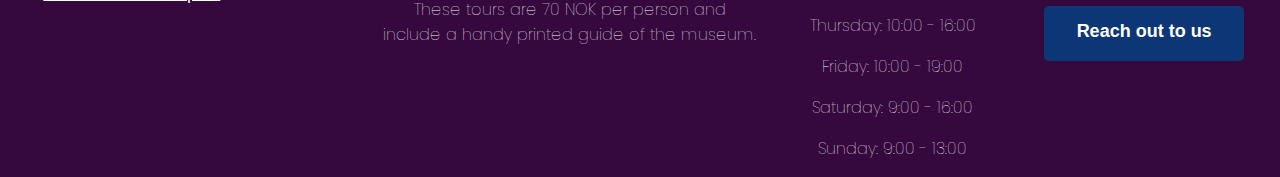
<file: involved.html>
<!DOCTYPE html>
<html lang="en">
  <head>
    <meta charset="UTF-8" />
    <meta name="viewport" content="width=device-width, initial-scale=1.0" />
    <title>Community Science Museum | Innvolved</title>
    <meta
      name="description"
      content="Find all the different ways that you can contribute to the Community science museum"
    />
    <link rel="stylesheet" href="./css/main.css" />
    <link
      rel="stylesheet"
      href="https://use.fontawesome.com/releases/v5.15.1/css/all.css"
      integrity="sha384-vp86vTRFVJgpjF9jiIGPEEqYqlDwgyBgEF109VFjmqGmIY/Y4HV4d3Gp2irVfcrp"
      crossorigin="anonymous"
    />
  </head>
  <body>
    <header>
      <div class="logo">
        <a href="/index.html"
          ><img
            src="./img/finalmuseumlogo.svg"
            alt="The Community scinence logo"
            class="logo__header"
        /></a>
      </div>
      <label class="hamburger__label" for="hamburger__menu"
        ><i class="fas fa-bars"></i
      ></label>
      <input type="checkbox" id="hamburger__menu" />
      <nav class="navigation">
        <ul class="navigation__menu">
          <li class="navigation__menu-home"><a href="index.html">HOME</a></li>
          <li class="navigation__menu-visit"><a href="visit.html">VISIT</a></li>
          <li class="navigation__menu-explore">
            <a href="explore.html">EXPLORE</a>
          </li>
          <li class="navigation__menu-exhibition">
            <a href="exhibition.html">EXHIBITIONS & EVENTS</a>
          </li>
          <li class="navigation__menu-innvolved">
            <a class="active" href="involved.html">GET INNVOLVED</a>
          </li>
          <li class="navigation__menu-contact">
            <a href="contact.html">CONTACT US</a>
          </li>
        </ul>
      </nav>
    </header>
    <main>
      <div class="aboutmuseum__container">
        <h1>About the Community Science Museum</h1>
        <div class="aboutmuseum__text">
          <p>
            Come join us at the Community Science Museum where we’re committed
            to making science accessible to all.
          </p>
          <p>
            Over the course of human history, science has developed from our
            early understanding of fire, wind, water, and earth to exploring
            everything from galaxies far away to the very building blocks of
            life itself.
          </p>
          <p>
            The aim of our museum is to create a space where everyone can
            experience the wonders of our discoveries and perhaps even ignite a
            lifelong passion to continue the exploration of the world around us.
          </p>
          <p>
            We believe science should not be confined to the textbook, but
            brought to live through exhibits. This is why we have over 1000
            different exhibits on the many varied subjects of science to
            explore.
          </p>
          <p>
            Many of these exhibits are designed for you to interact with and
            play around to see science come to life (apart from the dinosaur
            exhibits – they only come to life at night when everyone’s gone
            home).
          </p>
        </div>
      </div>
      <div class="support__container">
        <div class="suppoert__text">
          <h2>Support</h2>
          <p>There are various ways you can support the museum.</p>
          <p>
            Donations are very welcome and are an important way <br />
            we keep this museum open and accessible to the whole community.
          </p>
          <p>
            You can also support us by donating items of interest to <br />
            the museum’s collections.
          </p>
          <p>
            If you have some item or collection that you think others would
            enjoy, please let us know by contacting our <br />
            Collections Department and they will be able to assist you.
          </p>
        </div>
      </div>
      <div class="donation__container">
        <div class="donation__header">
          <h3>Donation Form</h3>
          <img
            src="./img/museumlogo2.svg"
            alt="museum logo"
            class="logo__donation"
          />
        </div>
        <div class="donation__box">
          <div class="donation__form-one">
            <form>
              <label for="fullname"> Full Name</label>
              <input type="text" id="fullname" name="fullname" />

              <label for="email"> Email</label>
              <input type="text" id="email" name="email" />

              <label for="phone">Phone</label>
              <input type="text" id="phone" name="phone" />

              <label for="amount"> Amount in NOK</label>
              <input type="text" id="amount" name="amount" />
            </form>
          </div>
          <div class="donation__form-two">
            <label for="fullname"> Card Number</label>
            <input type="text" id="cardnumber" name="cardnumber" />

            <label for="cardholder"> Card holder</label>
            <input type="text" id="cardholder" name="cardholder" />

            <label for="expdate">Exp date</label>
            <input type="text" id="expdate" name="expdate" />

            <label for="cvc">CVC</label>
            <input type="text" id="cvc" name="cvc" />
          </div>
        </div>
        <div class="donate__btn">
          <a href="./payment.html"><button>Donate</button></a>
        </div>
      </div>

      <div class="volunteer__container">
        <div class="volunteer__img-box">
          <img
            src="./img/volunteerimg.jpeg"
            alt="voulnteer sign"
            class="volunteer__img"
          />
        </div>
        <div class="volunteer__text">
          <h3>Volunteer</h3>
          <p>
            A number of people volunteer their time and effort to keep the
            displays in good order and ready for visitors to come and enjoy.
          </p>
          <p>
            Volunteering has its perks including getting to see behind the
            scenes of a working museum, access to staff-only lectures, and a
            monthly lunch where all staff and volunteers come together to
            discuss ideas for future exhibits and strategies for the museum.
          </p>
          <p>
            You can help volunteer in a number of different spheres. Please
            contact us if you’d like to find out more about how you can get
            involved.
          </p>
        </div>
      </div>
      <div class="internships__container">
        <div class="internship__img-box">
          <img
            src="./img/internshipimg.jpeg"
            alt="internship sign"
            class="internship__img"
          />
        </div>
        <div class="internships__text">
          <h3>Internships</h3>
          <p>
            Are you interested in working in a museum? Do you enjoy the fun and
            excitement of sharing the wonders of nature with people? Well you
            could be just the right person to enjoy an internship at the museum.
          </p>
          <p>
            You’ll be learning from a number of different academics and people
            who are passionate about science and sharing it with the wider
            community.
          </p>
        </div>
      </div>
    </main>
    <footer>
      <div class="footer__location">
        <h5>Location</h5>
        <p>
          Adress: <br />
          Community Science Center <br />
          Storgata 1, 0155 Oslo
        </p>
        <a
          href="https://www.google.com/maps/place/Storgata+1,+0155+Oslo/data=!4m2!3m1!1s0x46416e62650eaaa1:0xea7ba93ca13c2210?sa=X&ved=2ahUKEwiO7O2K5pntAhXRwosKHcc8AHQQ8gEwAHoECAQQAQ"
          >Directions and map >>
        </a>
      </div>
      <div class="footer__social">
        <h5>Social</h5>
        <a href=""><i class="fab fa-facebook-square"></i></a>
        <a href=""><i class="fab fa-instagram-square"></i></a>
        <a href=""><i class="fab fa-youtube-square"></i></a>
      </div>
      <div class="footer__admission">
        <h5>Admission</h5>
        <p>The entrance is free for all.</p>
        <p>
          There are guided tours of the museum <br />
          that leave every hour.
        </p>
        <p>
          These tours are 70 NOK per person and <br />
          include a handy printed guide of the museum.
        </p>
      </div>
      <div class="footer__openinghours">
        <h5>Opening Hours</h5>
        <p>Monday: Closed</p>
        <p>Tuesday: 10:00 - 16:00</p>
        <p>Wednesday: 10:00 - 16:00</p>
        <p>Thursday: 10:00 - 16:00</p>
        <p>Friday: 10:00 - 19:00</p>
        <p>Saturday: 9:00 - 16:00</p>
        <p>Sunday: 9:00 - 13:00</p>
      </div>
      <div class="footer__contact">
        <h5>Contact</h5>
        <p>Phone: 28282828</p>
        <p>Email: post@csciencem.com</p>
        <a href="./contact.html" class="reachout__btn">Reach out to us</a>
      </div>
    </footer>
  </body>
</html>
</file>
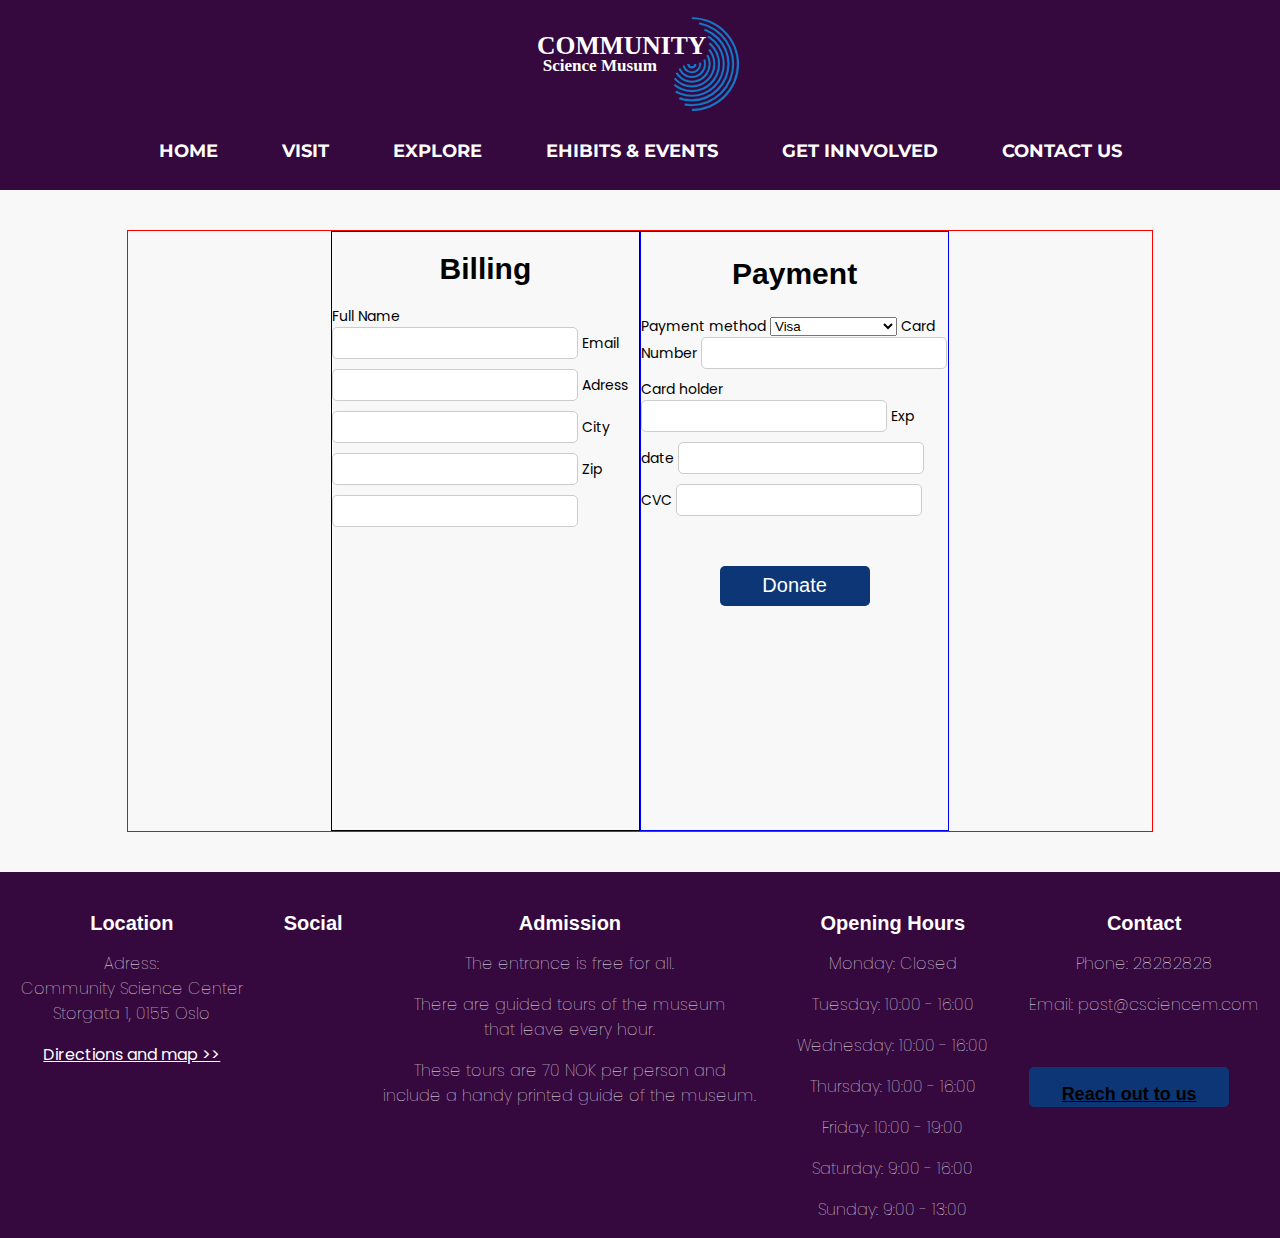
<file: payment.html>
<!DOCTYPE html>
<html lang="en">
  <head>
    <meta charset="UTF-8" />
    <meta name="viewport" content="width=device-width, initial-scale=1.0" />
    <title>Community Science Museum | Homepage</title>
    <meta
      name="description"
      content="Explore the Community science museum's exhibits and attractions"
    />
    <link rel="stylesheet" href="./css/main.css" />
    <link
      rel="stylesheet"
      href="https://use.fontawesome.com/releases/v5.15.1/css/all.css"
      integrity="sha384-vp86vTRFVJgpjF9jiIGPEEqYqlDwgyBgEF109VFjmqGmIY/Y4HV4d3Gp2irVfcrp"
      crossorigin="anonymous"
    />
  </head>
  <body>
    <header>
      <div class="logo">
        <a href="/index.html"
          ><img
            src="./img/finalmuseumlogo.svg"
            alt="The Community scinence logo"
            class="logo__header"
        /></a>
      </div>
      <nav class="navigation">
        <ul class="navigation__menu">
          <li class="navigation__menu-home"><a href="index.html">HOME</a></li>
          <li class="navigation__menu-visit"><a href="visit.html">VISIT</a></li>
          <li class="navigation__menu-explore">
            <a href="explore.html">EXPLORE</a>
          </li>
          <li class="navigation__menu-exhibition">
            <a href="exhibition.html">EHIBITS & EVENTS</a>
          </li>
          <li class="navigation__menu-innvolved">
            <a href="involved.html">GET INNVOLVED</a>
          </li>
          <li class="navigation__menu-contact">
            <a href="contact.html">CONTACT US</a>
          </li>
        </ul>
      </nav>
    </header>
    <main>
      <div class="payment__container">
        <div class="billing__form">
          <h1>Billing</h1>
          <form>
            <label for="fullname"> Full Name</label>
            <input type="text" id="fullname" name="fullname" />

            <label for="email"> Email</label>
            <input type="text" id="email" name="email" />

            <label for="adress">Adress</label>
            <input type="text" id="adress" name="adress" />

            <label for="City">City</label>
            <input type="text" id="City" name="City" />

            <label for="Zip">Zip</label>
            <input type="text" id="Zip" name="Zip" />
          </form>
        </div>
        <div class="payment__form">
          <h2>Payment</h2>
          <form>
            <label for="Category">Payment method</label>
            <select name="category" id="category">
              <option value="Museumtour">Visa</option>
              <option value="lectureAeronautics">MasterCard</option>
              <option value="nightatthemuseum">AmericanExpress</option>
            </select>

            <label for="fullname"> Card Number</label>
            <input type="text" id="cardnumber" name="cardnumber" />

            <label for="cardholder"> Card holder</label>
            <input type="text" id="cardholder" name="cardholder" />

            <label for="expdate">Exp date</label>
            <input type="text" id="expdate" name="expdate" />

            <label for="cvc">CVC</label>
            <input type="text" id="cvc" name="cvc" />
          </form>
          <div class="donate__btn">
            <a href="./payment.html"><button>Donate</button></a>
          </div>
        </div>
      </div>
    </main>
    <footer>
      <div class="footer__location">
        <h5>Location</h5>
        <p>
          Adress: <br />
          Community Science Center <br />
          Storgata 1, 0155 Oslo
        </p>
        <a
          href="https://www.google.com/maps/place/Storgata+1,+0155+Oslo/data=!4m2!3m1!1s0x46416e62650eaaa1:0xea7ba93ca13c2210?sa=X&ved=2ahUKEwiO7O2K5pntAhXRwosKHcc8AHQQ8gEwAHoECAQQAQ"
          >Directions and map >>
        </a>
      </div>
      <div class="footer__social">
        <h5>Social</h5>
        <a href=""><i class="fab fa-facebook-square"></i></a>
        <a href=""><i class="fab fa-instagram-square"></i></a>
        <a href=""><i class="fab fa-youtube-square"></i></a>
      </div>
      <div class="footer__admission">
        <h5>Admission</h5>
        <p>The entrance is free for all.</p>
        <p>
          There are guided tours of the museum <br />
          that leave every hour.
        </p>
        <p>
          These tours are 70 NOK per person and <br />
          include a handy printed guide of the museum.
        </p>
      </div>
      <div class="footer__openinghours">
        <h5>Opening Hours</h5>
        <p>Monday: Closed</p>
        <p>Tuesday: 10:00 - 16:00</p>
        <p>Wednesday: 10:00 - 16:00</p>
        <p>Thursday: 10:00 - 16:00</p>
        <p>Friday: 10:00 - 19:00</p>
        <p>Saturday: 9:00 - 16:00</p>
        <p>Sunday: 9:00 - 13:00</p>
      </div>
      <div class="footer__contact">
        <h5>Contact</h5>
        <p>Phone: 28282828</p>
        <p>Email: post@csciencem.com</p>
        <button class="reachout__btn">
          <a href="./contact.html">Reach out to us</a>
        </button>
      </div>
    </footer>
  </body>
</html>
</file>
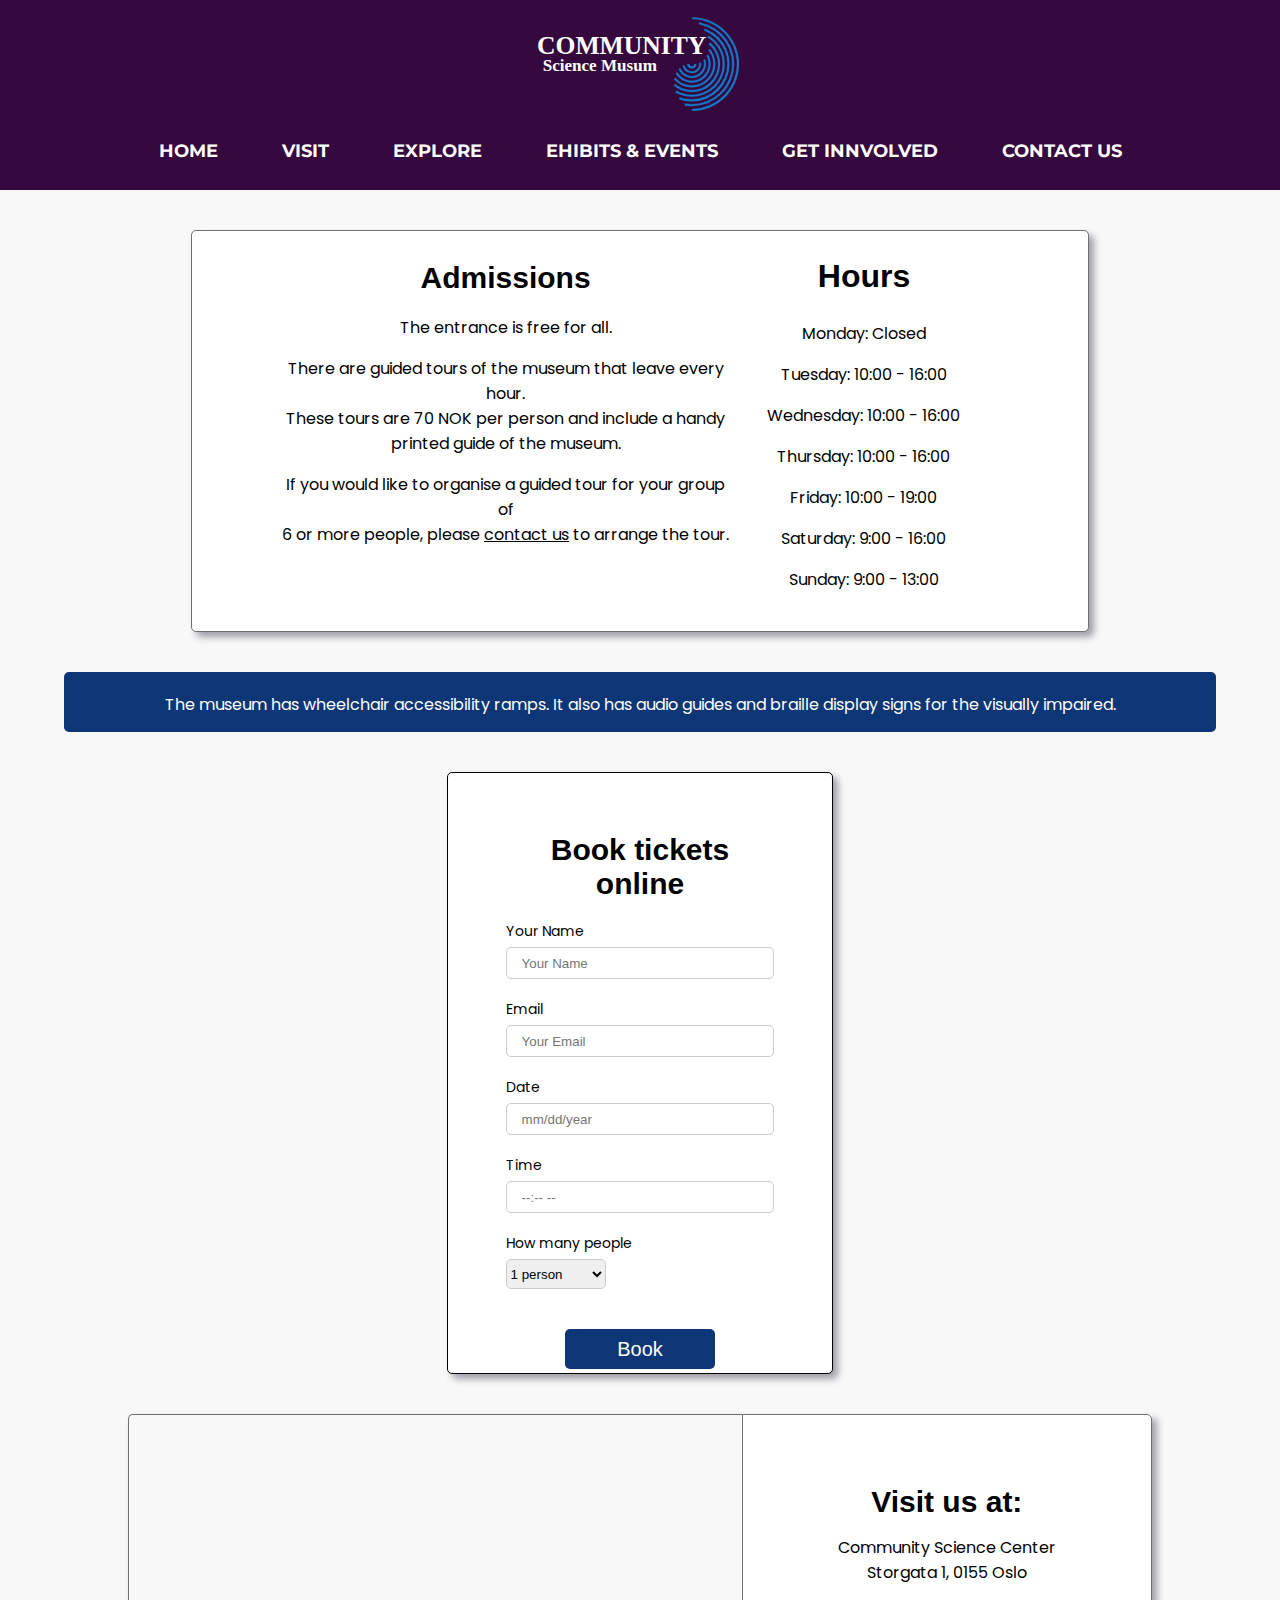
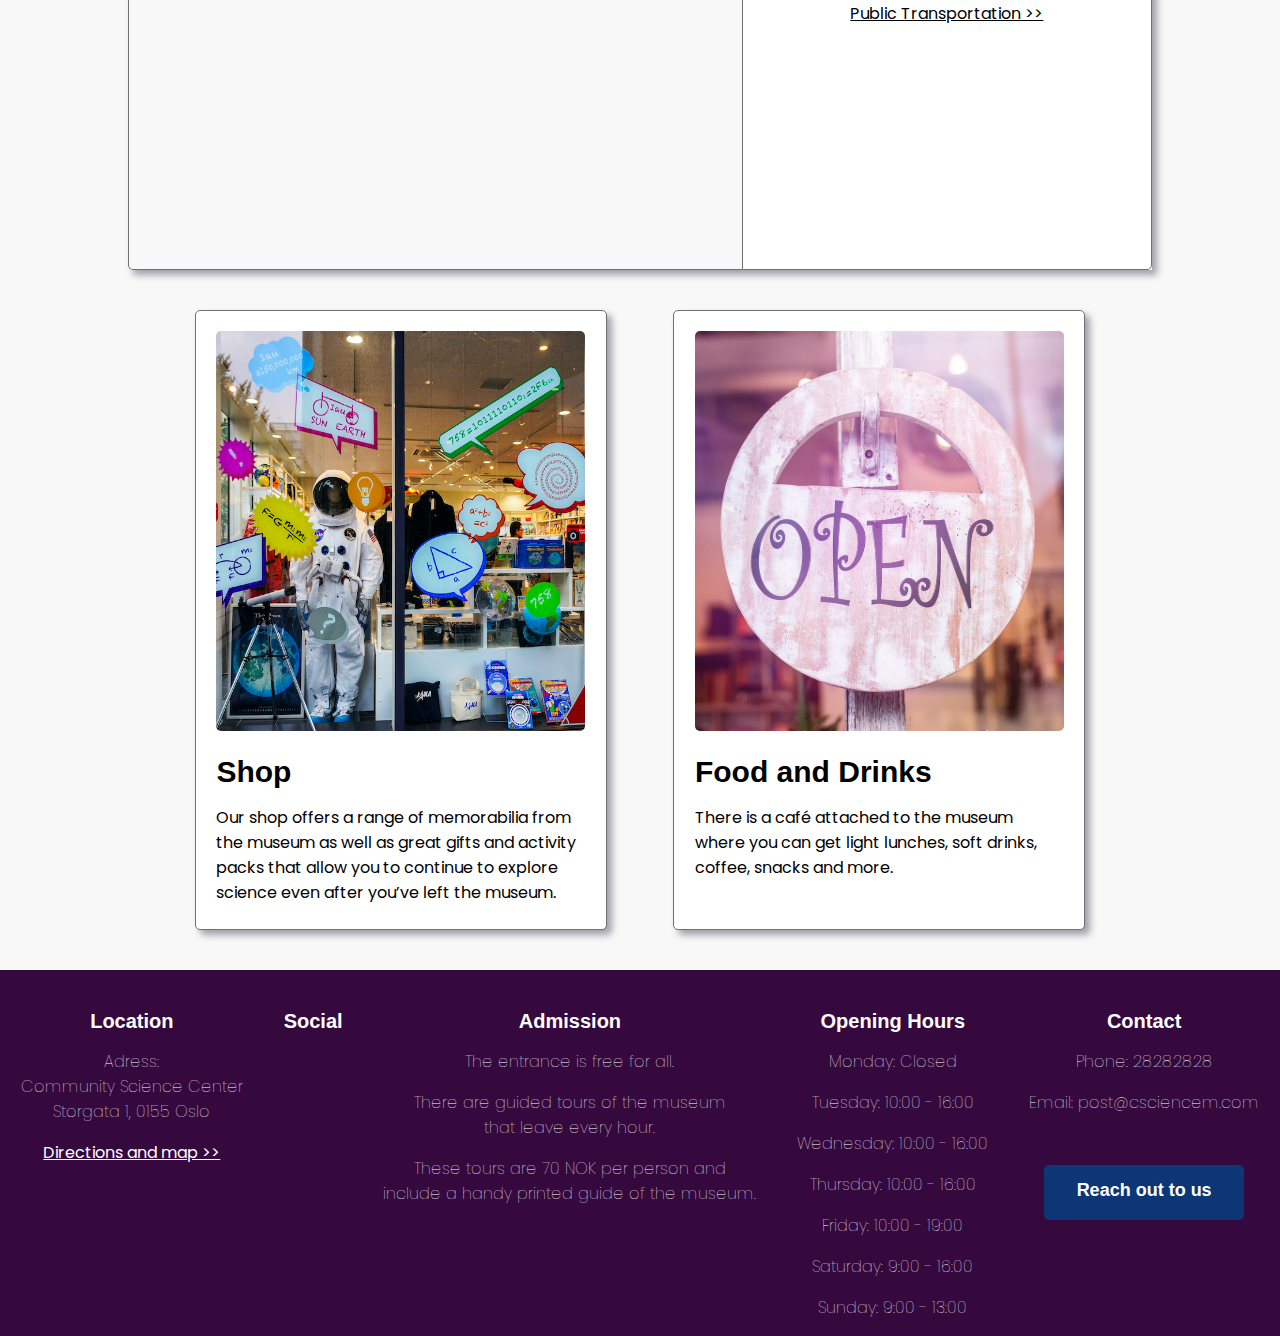
<file: visit.html>
<!DOCTYPE html>
<html lang="en">
  <head>
    <meta charset="UTF-8" />
    <meta name="viewport" content="width=device-width, initial-scale=1.0" />
    <title>Community Science Museum | Visit us</title>
    <meta
      name="description"
      content="All contact information, bookings and adress to the Community science museum"
    />
    <link rel="stylesheet" href="./css/main.css" />
    <link
      rel="stylesheet"
      href="https://use.fontawesome.com/releases/v5.15.1/css/all.css"
      integrity="sha384-vp86vTRFVJgpjF9jiIGPEEqYqlDwgyBgEF109VFjmqGmIY/Y4HV4d3Gp2irVfcrp"
      crossorigin="anonymous"
    />
  </head>
  <body>
    <header>
      <div class="logo">
        <a href="/index.html"
          ><img
            src="./img/finalmuseumlogo.svg"
            alt="The Community scinence logo"
            class="logo__header"
        /></a>
      </div>
      <label class="hamburger__label" for="hamburger__menu"
        ><i class="fas fa-bars"></i
      ></label>
      <input type="checkbox" id="hamburger__menu" />
      <nav class="navigation">
        <ul class="navigation__menu">
          <li class="navigation__menu-home"><a href="index.html">HOME</a></li>
          <li class="navigation__menu-visit">
            <a class="active" href="visit.html">VISIT</a>
          </li>
          <li class="navigation__menu-explore">
            <a href="explore.html">EXPLORE</a>
          </li>
          <li class="navigation__menu-exhibition">
            <a href="exhibition.html">EHIBITS & EVENTS</a>
          </li>
          <li class="navigation__menu-innvolved">
            <a href="involved.html">GET INNVOLVED</a>
          </li>
          <li class="navigation__menu-contact">
            <a href="contact.html">CONTACT US</a>
          </li>
        </ul>
      </nav>
    </header>
    <main>
      <div class="info__container">
        <div class="admission__box">
          <h1>Admissions</h1>
          <p>The entrance is free for all.</p>
          <p>
            There are guided tours of the museum that leave every hour. <br />
            These tours are 70 NOK per person and include a handy printed guide
            of the museum.
          </p>
          <p>
            If you would like to organise a guided tour for your group of <br />
            6 or more people, please <a href="./contact.html">contact us</a> to
            arrange the tour.
          </p>
        </div>
        <div class="hours__box">
          <h2>Hours</h2>
          <p>Monday: Closed</p>
          <p>Tuesday: 10:00 - 16:00</p>
          <p>Wednesday: 10:00 - 16:00</p>
          <p>Thursday: 10:00 - 16:00</p>
          <p>Friday: 10:00 - 19:00</p>
          <p>Saturday: 9:00 - 16:00</p>
          <p>Sunday: 9:00 - 13:00</p>
        </div>
      </div>
      <div class="accessibility__banner">
        <p>
          The museum has wheelchair accessibility ramps. It also has audio
          guides and braille display signs for the visually impaired.
        </p>
      </div>
      <div class="booking__container" id="booking_section">
        <div class="form__box">
          <form class="booking__form">
            <h1 class="booking__header">Book tickets online</h1>
            <label for="fullname">Your Name</label>
            <input
              type="text"
              id="fullname"
              name="fullname"
              placeholder="Your Name"
            />

            <label for="email">Email</label>
            <input
              type="text"
              id="email"
              name="email"
              placeholder="Your Email"
            />

            <label for="phone">Date</label>
            <input
              type="text"
              id="phone"
              name="phone"
              placeholder="mm/dd/year"
            />

            <label for="amount">Time</label>
            <input
              type="text"
              id="amount"
              name="amount"
              placeholder="--:-- --"
            />

            <label for="amount">How many people</label>
            <select name="select" id="#">
              <option value="1">1 person</option>
              <option value="2">2 person</option>
              <option value="3">3 person</option>
              <option value="4">4 person</option>
              <option value="5">5 person</option>
            </select>
            <div class="book__btn">
              <a href="./payment.html"><button>Book</button></a>
            </div>
          </form>
        </div>
      </div>
      <div class="map__container">
        <div class="map__box">
          <iframe
            src="https://www.google.com/maps/embed?pb=!1m18!1m12!1m3!1d2000.1514045573545!2d10.74539121595647!3d59.91303457112602!2m3!1f0!2f0!3f0!3m2!1i1024!2i768!4f13.1!3m3!1m2!1s0x46416e62650eaaa1%3A0xea7ba93ca13c2210!2sStorgata%201%2C%200155%20Oslo!5e0!3m2!1sno!2sno!4v1606224380096!5m2!1sno!2sno"
            width="100%"
            height="450"
            frameborder="0"
            style="border: 0"
            allowfullscreen=""
            aria-hidden="false"
            tabindex="0"
          ></iframe>
        </div>
        <div class="adress__box">
          <h3>Visit us at:</h3>
          <p>
            Community Science Center <br />
            Storgata 1, 0155 Oslo
          </p>
          <a
            href="https://ruter.no/reiseplanlegger/?to=%7B%22id%22%3A%22285772629%22%2C%22name%22%3A%22Storgata+1%22%2C%22county%22%3A%22Oslo%22%2C%22locality%22%3A%22Oslo%22%2C%22coordinates%22%3A%7B%22x%22%3A10.74787096751345%2C%22y%22%3A59.91300640903101%7D%2C%22category%22%3A%5B%22vegadresse%22%5D%7D"
            >Public Transportation >></a
          >
        </div>
      </div>
      <div class="service__container">
        <div class="shop__box">
          <div class="shop__img-container">
            <img
              src="./img/giftshop.jpg"
              alt="different space and science gifts displayed in a window"
              class="shop__img"
            />
          </div>
          <div class="shop__text">
            <h4>Shop</h4>
            <p>
              Our shop offers a range of memorabilia from the museum as well as
              great gifts and activity packs that allow you to continue to
              explore science even after you’ve left the museum.
            </p>
          </div>
        </div>
        <div class="cafe__box">
          <div class="cafe__img-container">
            <img src="./img/cafe.jpg" alt="lit Open sign" class="cafe__img" />
          </div>
          <div class="cafe__text">
            <h4>Food and Drinks</h4>
            <p>
              There is a café attached to the museum where you can get light
              lunches, soft drinks, coffee, snacks and more.
            </p>
          </div>
        </div>
      </div>
    </main>
    <footer>
      <div class="footer__location">
        <h5>Location</h5>
        <p>
          Adress: <br />
          Community Science Center <br />
          Storgata 1, 0155 Oslo
        </p>
        <a
          href="https://www.google.com/maps/place/Storgata+1,+0155+Oslo/data=!4m2!3m1!1s0x46416e62650eaaa1:0xea7ba93ca13c2210?sa=X&ved=2ahUKEwiO7O2K5pntAhXRwosKHcc8AHQQ8gEwAHoECAQQAQ"
          >Directions and map >>
        </a>
      </div>
      <div class="footer__social">
        <h5>Social</h5>
        <a href=""><i class="fab fa-facebook-square"></i></a>
        <a href=""><i class="fab fa-instagram-square"></i></a>
        <a href=""><i class="fab fa-youtube-square"></i></a>
      </div>
      <div class="footer__admission">
        <h5>Admission</h5>
        <p>The entrance is free for all.</p>
        <p>
          There are guided tours of the museum <br />
          that leave every hour.
        </p>
        <p>
          These tours are 70 NOK per person and <br />
          include a handy printed guide of the museum.
        </p>
      </div>
      <div class="footer__openinghours">
        <h5>Opening Hours</h5>
        <p>Monday: Closed</p>
        <p>Tuesday: 10:00 - 16:00</p>
        <p>Wednesday: 10:00 - 16:00</p>
        <p>Thursday: 10:00 - 16:00</p>
        <p>Friday: 10:00 - 19:00</p>
        <p>Saturday: 9:00 - 16:00</p>
        <p>Sunday: 9:00 - 13:00</p>
      </div>
      <div class="footer__contact">
        <h5>Contact</h5>
        <p>Phone: 28282828</p>
        <p>Email: post@csciencem.com</p>
        <a href="./contact.html" class="reachout__btn">Reach out to us</a>
      </div>
    </footer>
  </body>
</html>
</file>
<file: css/main.css>
@import "./partials/variables.css";
@import "./partials/layout.css";
@import "./partials/header.css";
@import "./partials/footer.css";
@import "./partials/index.css";
@import "./partials/visit.css";
@import "./partials/explore.css";
@import "./partials/exhibition.css";
@import "./partials/innvolved.css";
@import "./partials/contact.css";
@import "./partials/payment.css";
</file>
